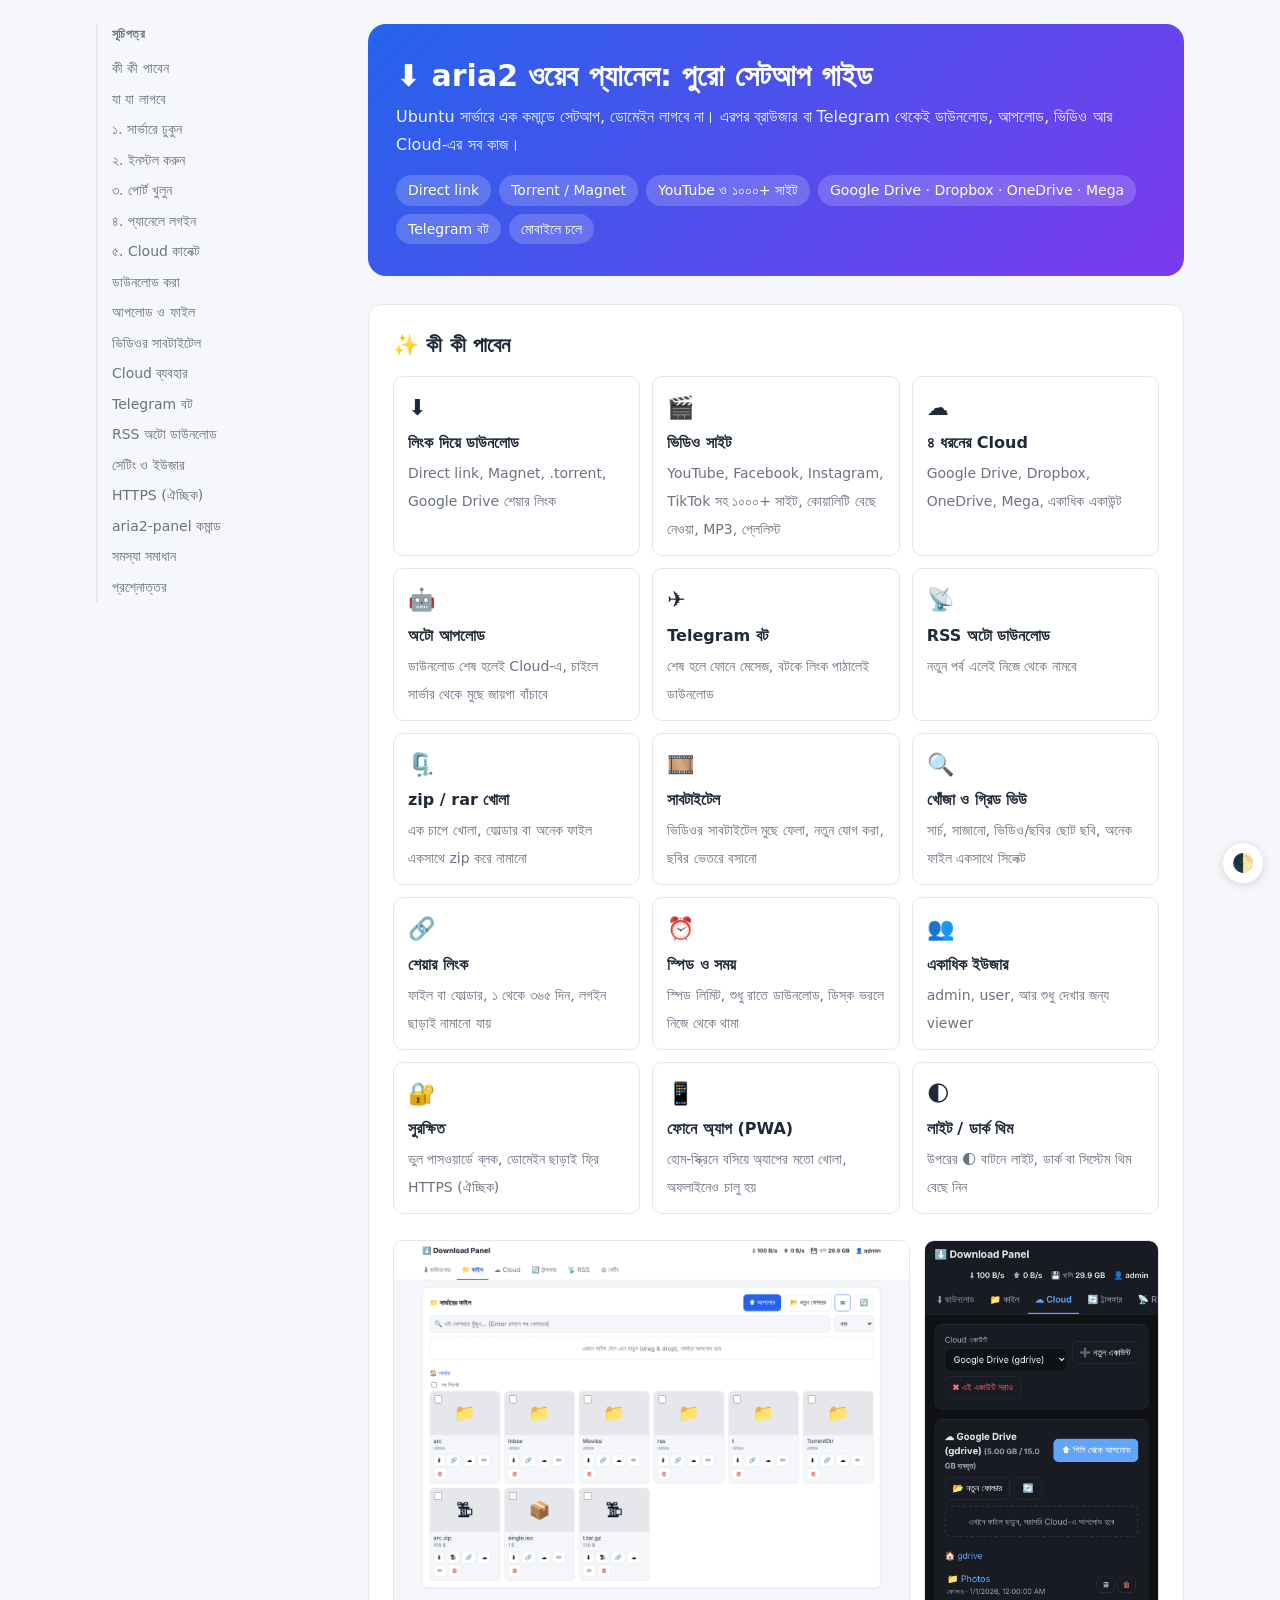
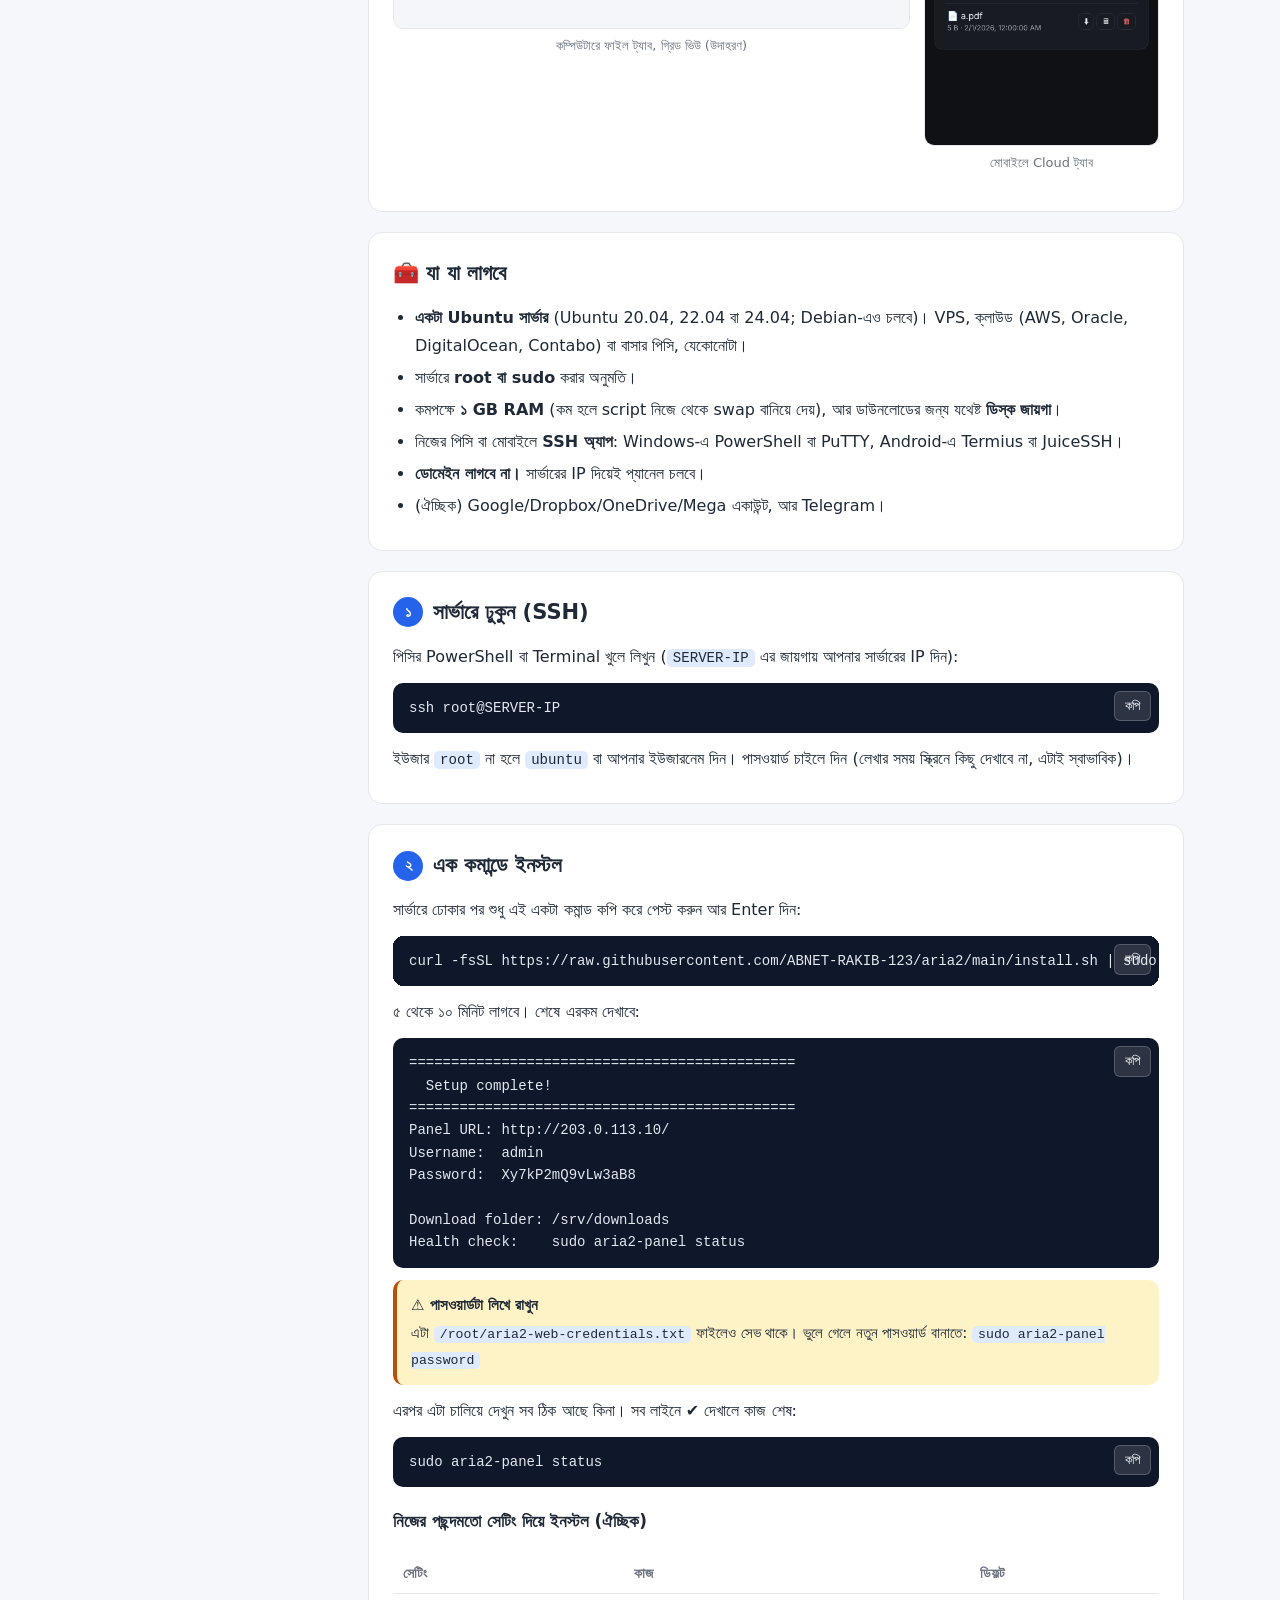
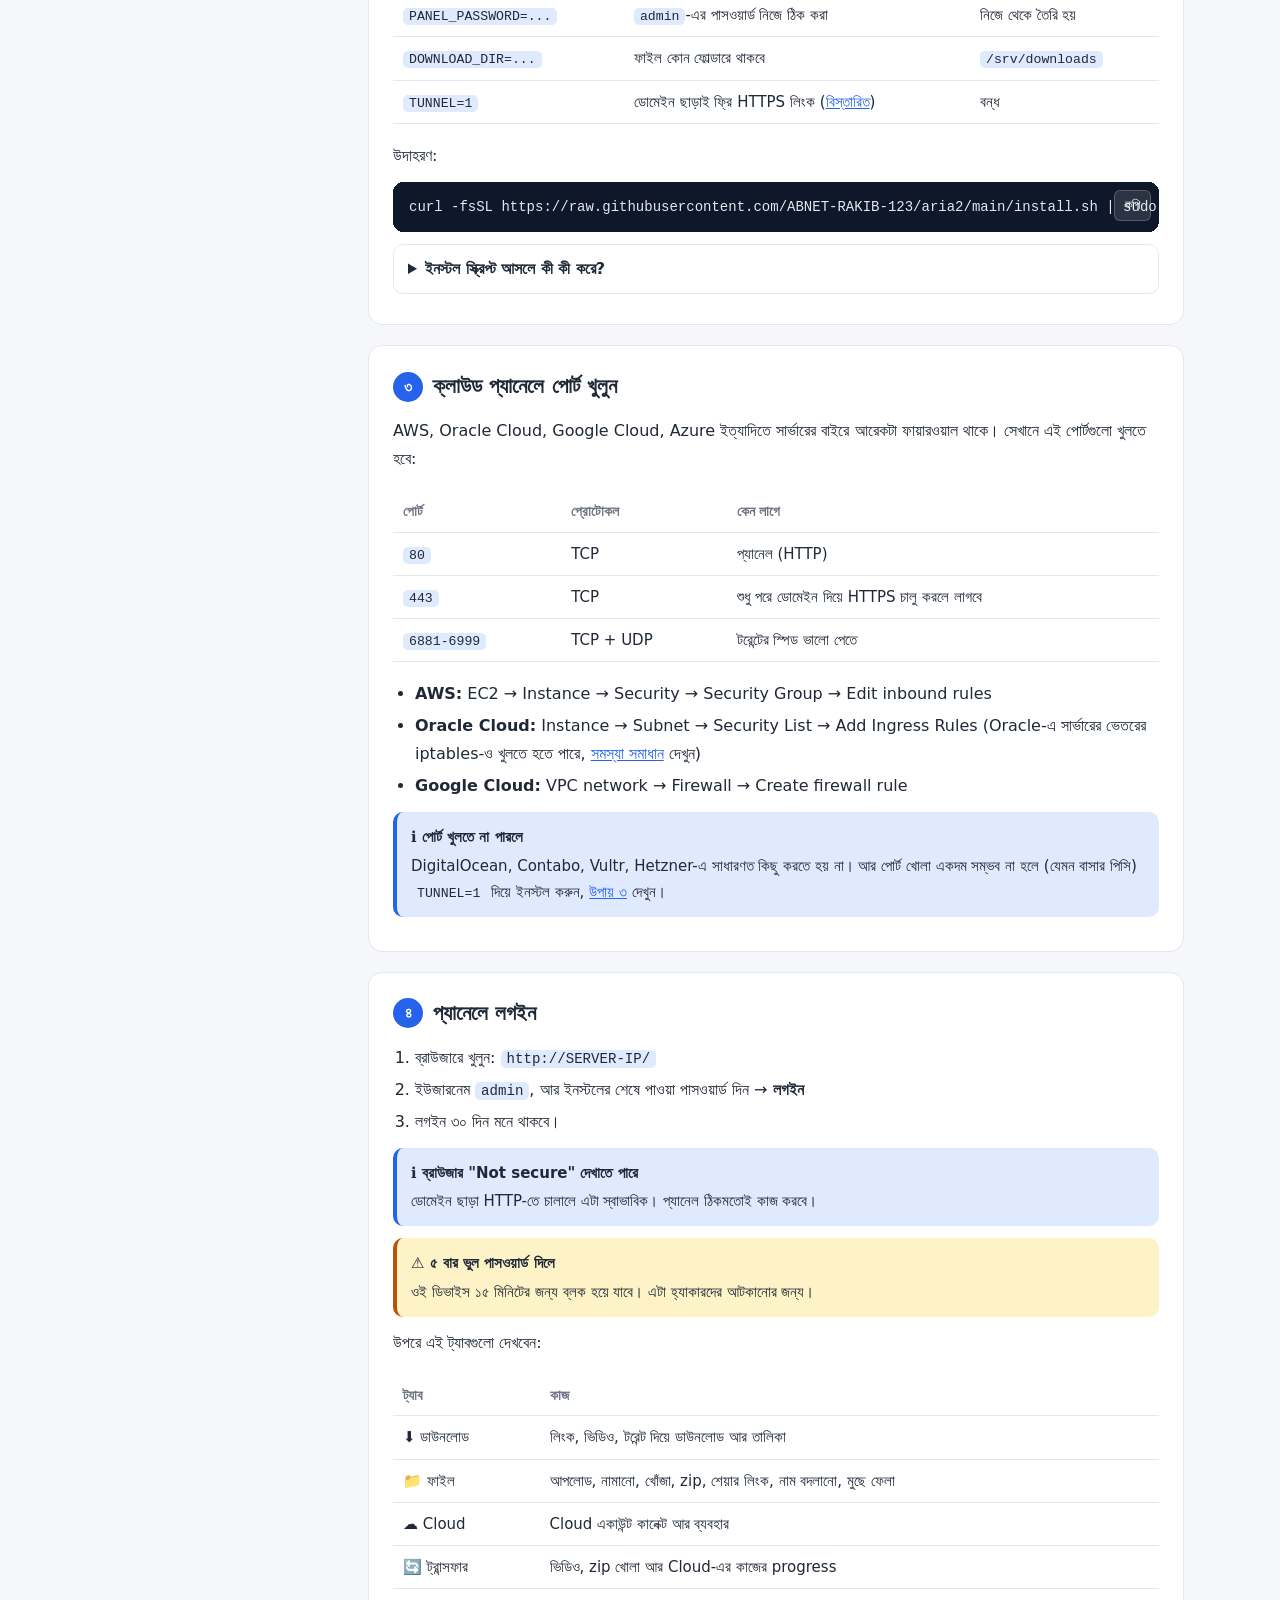
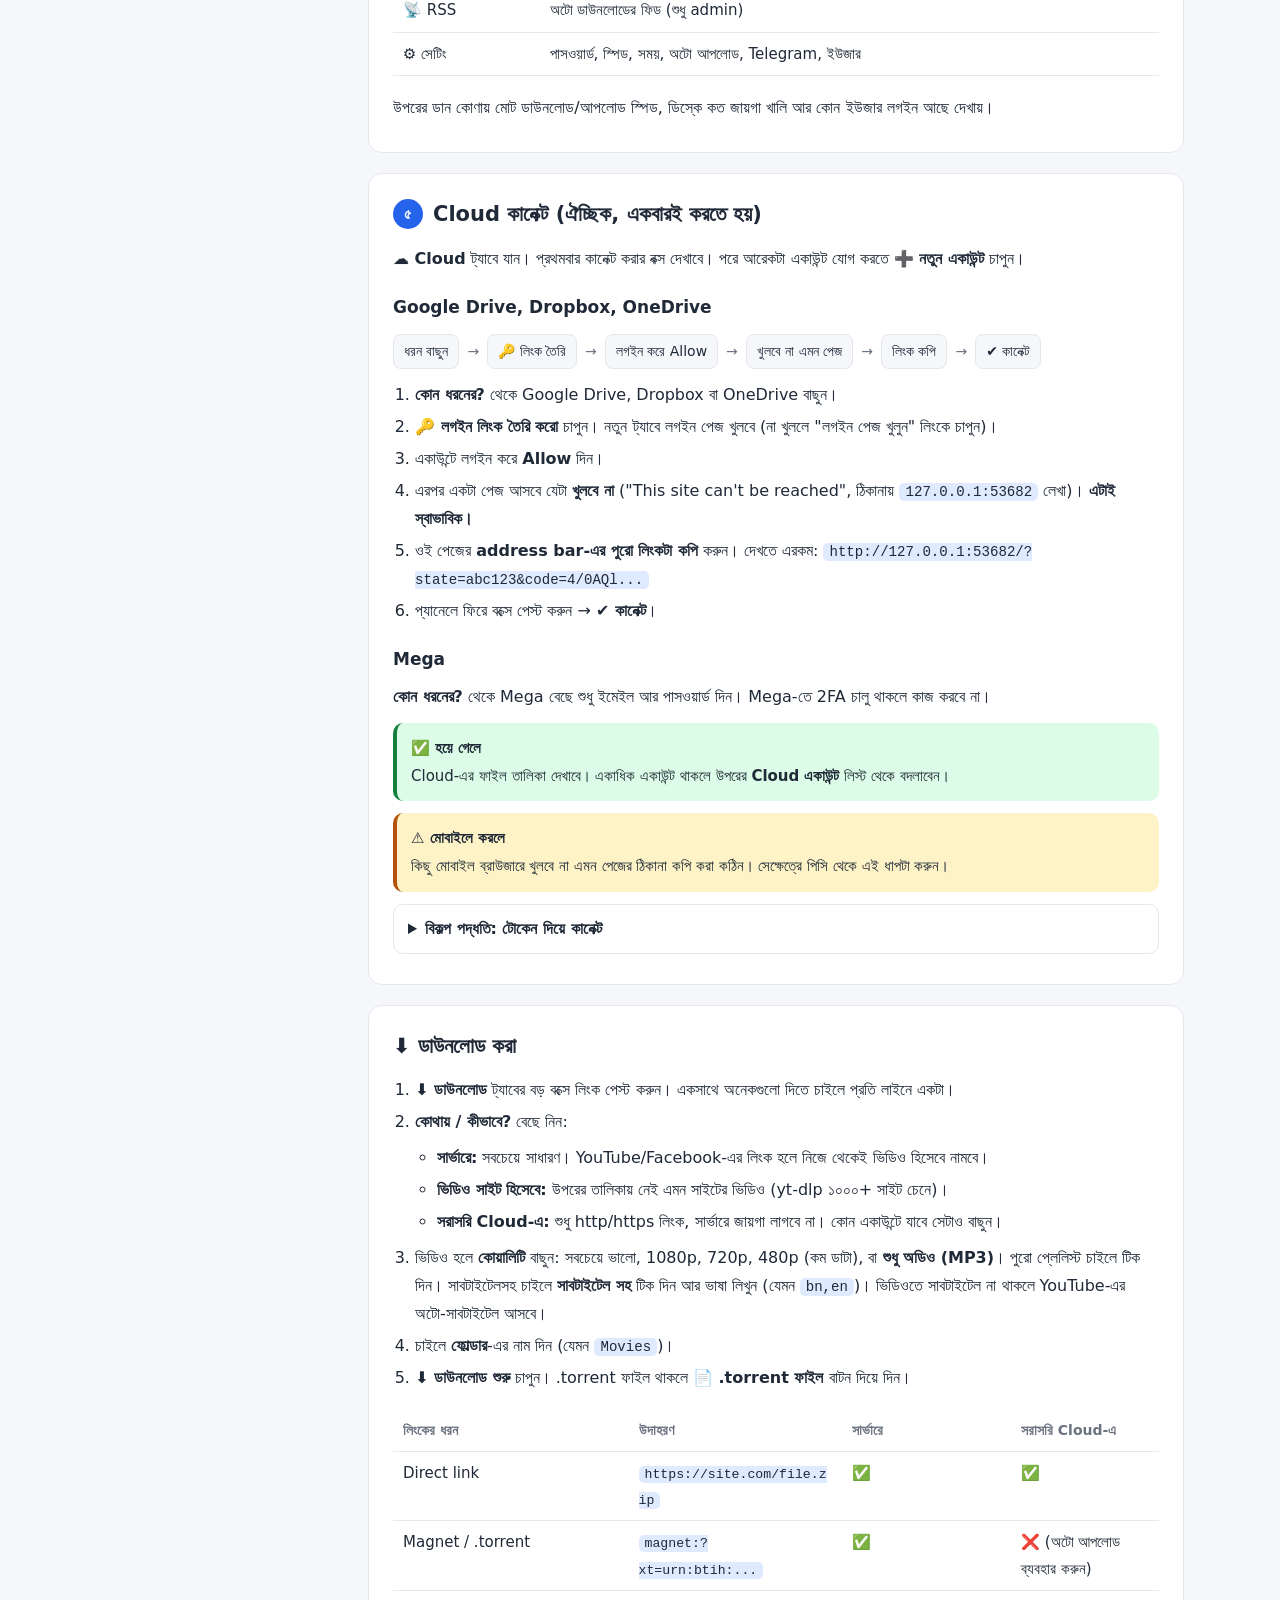
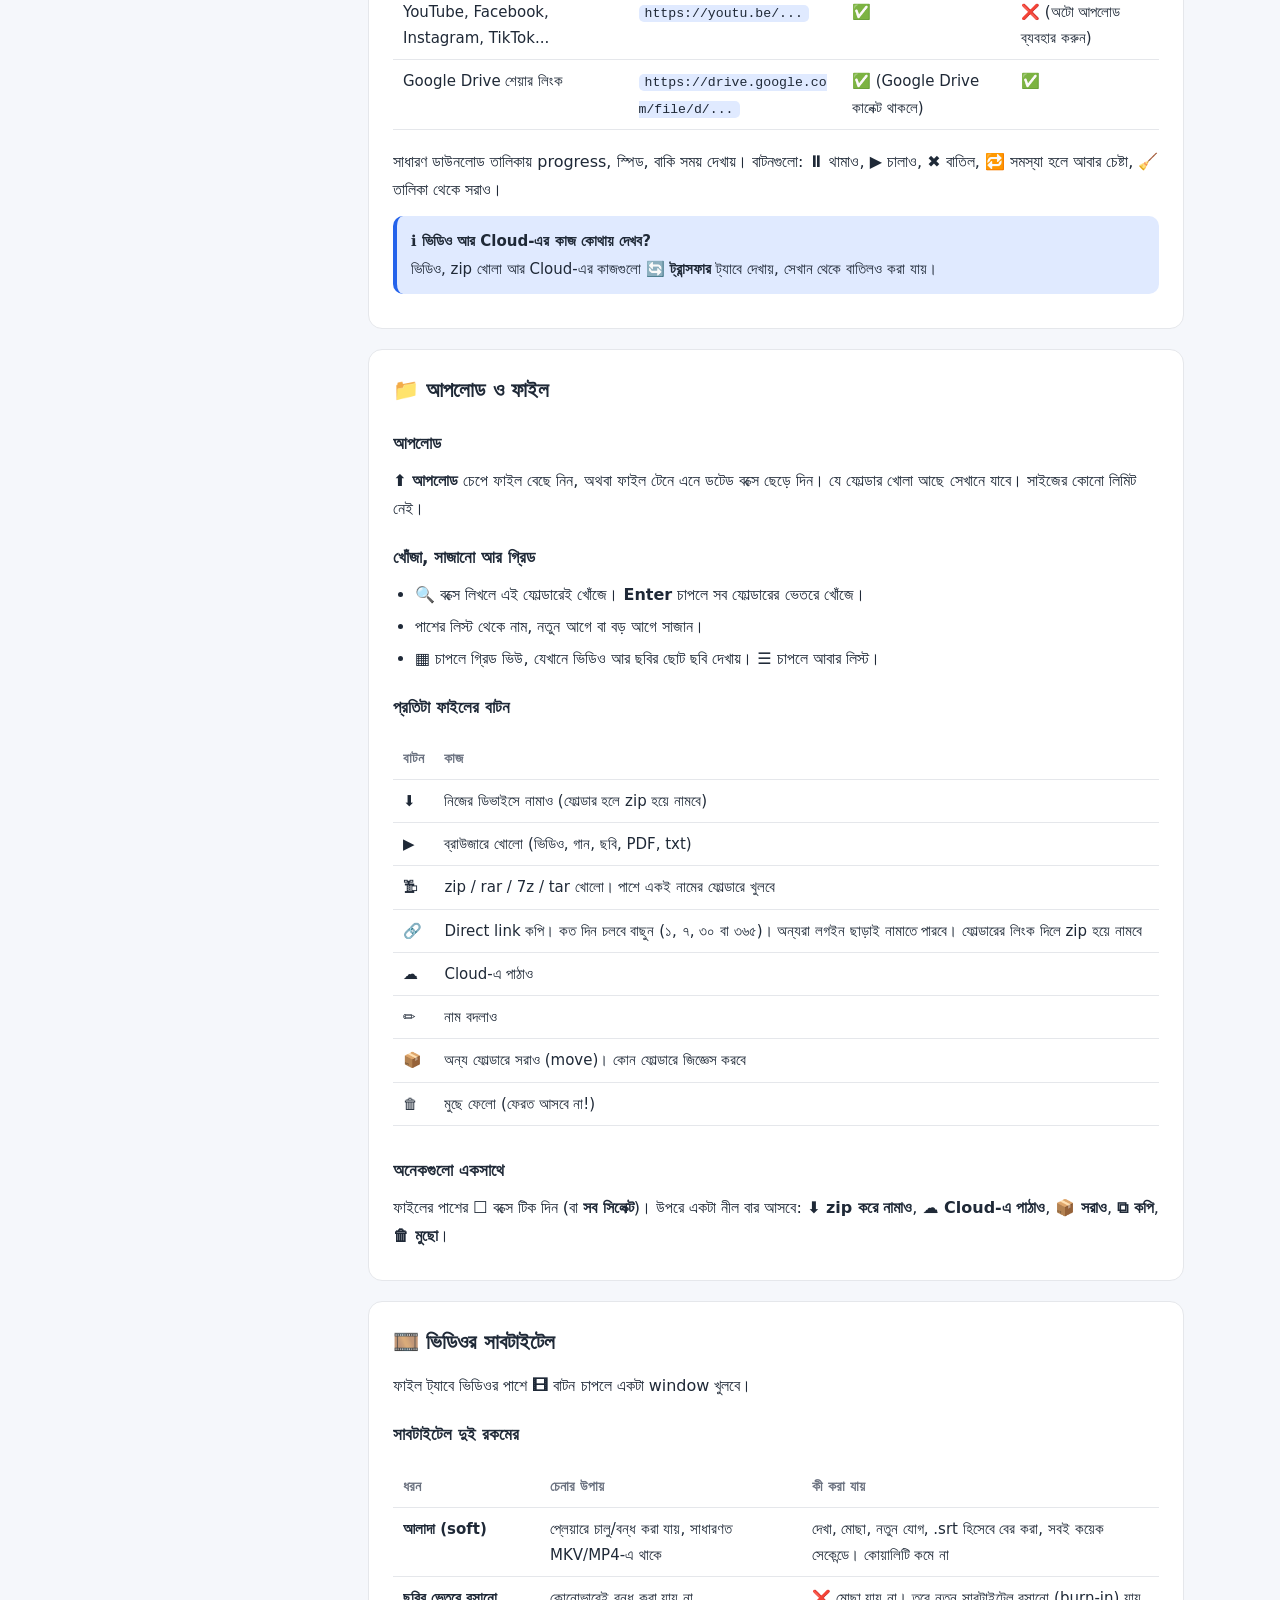
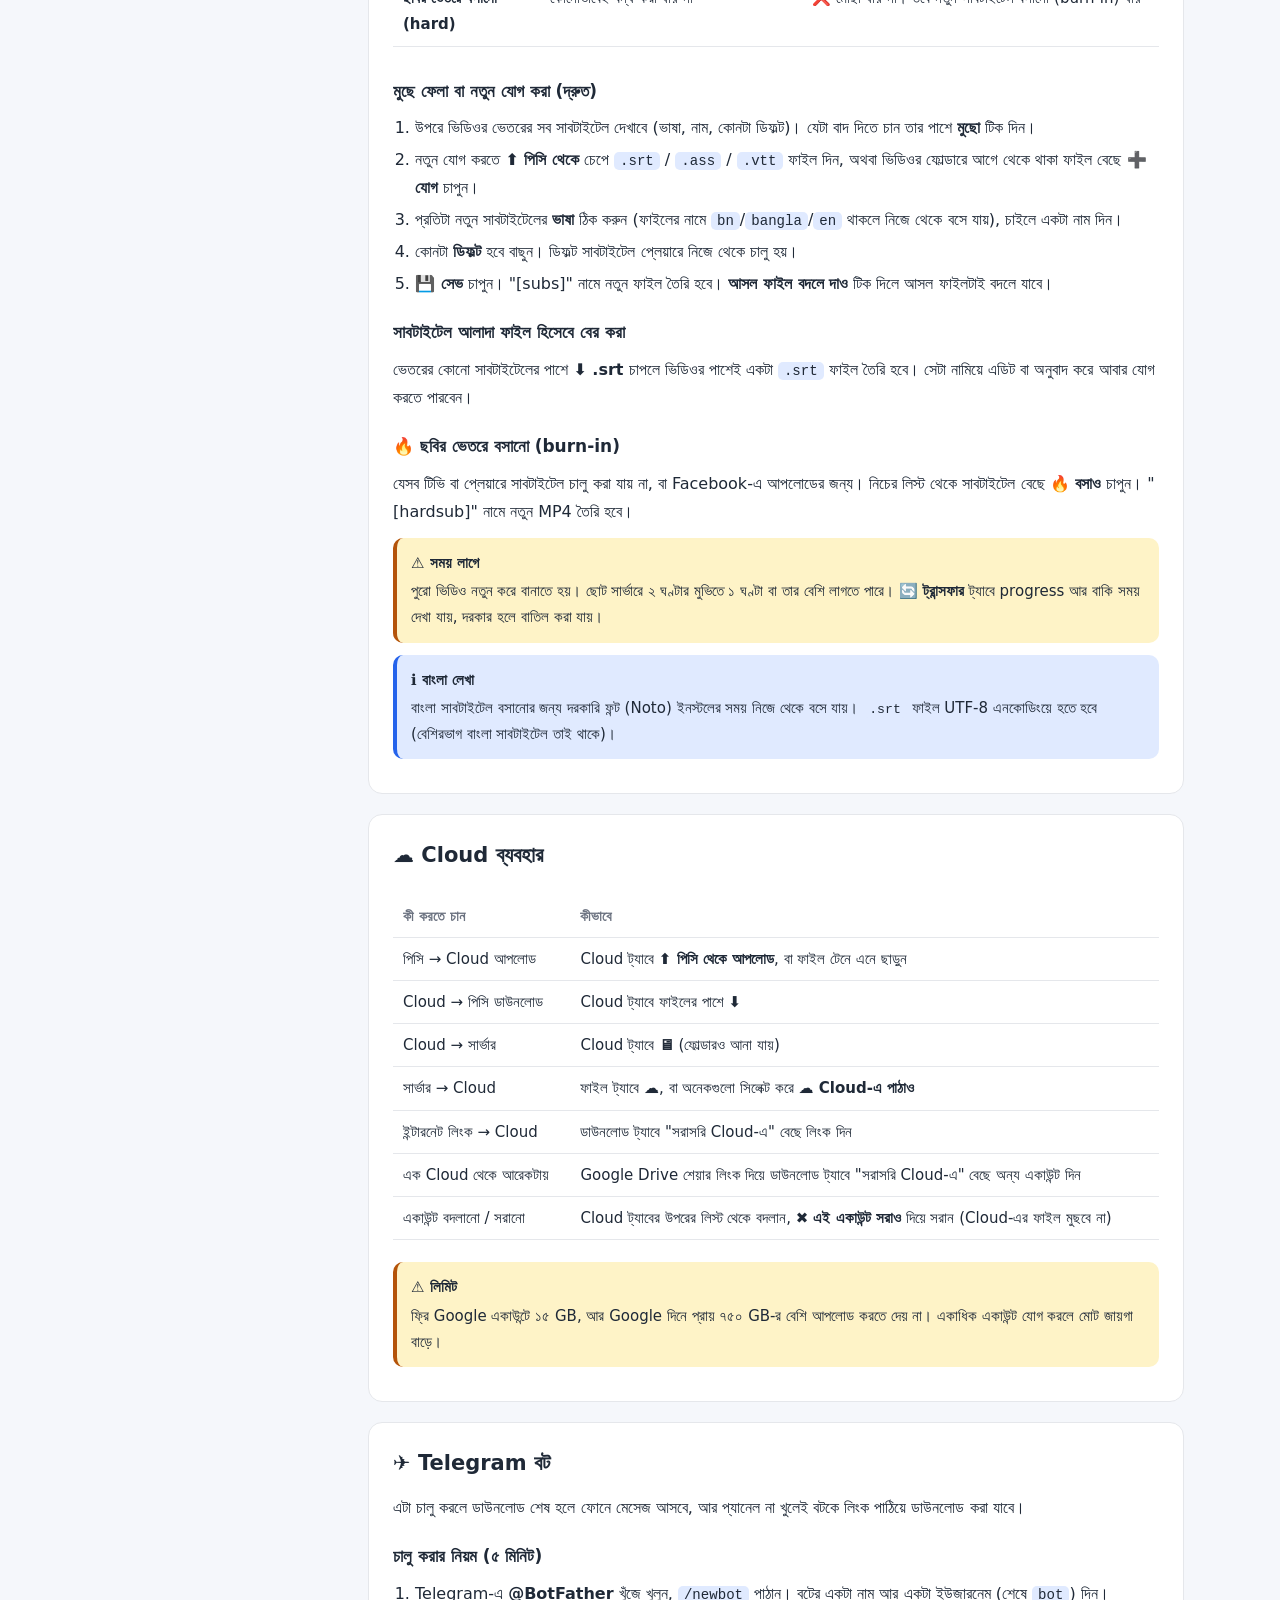
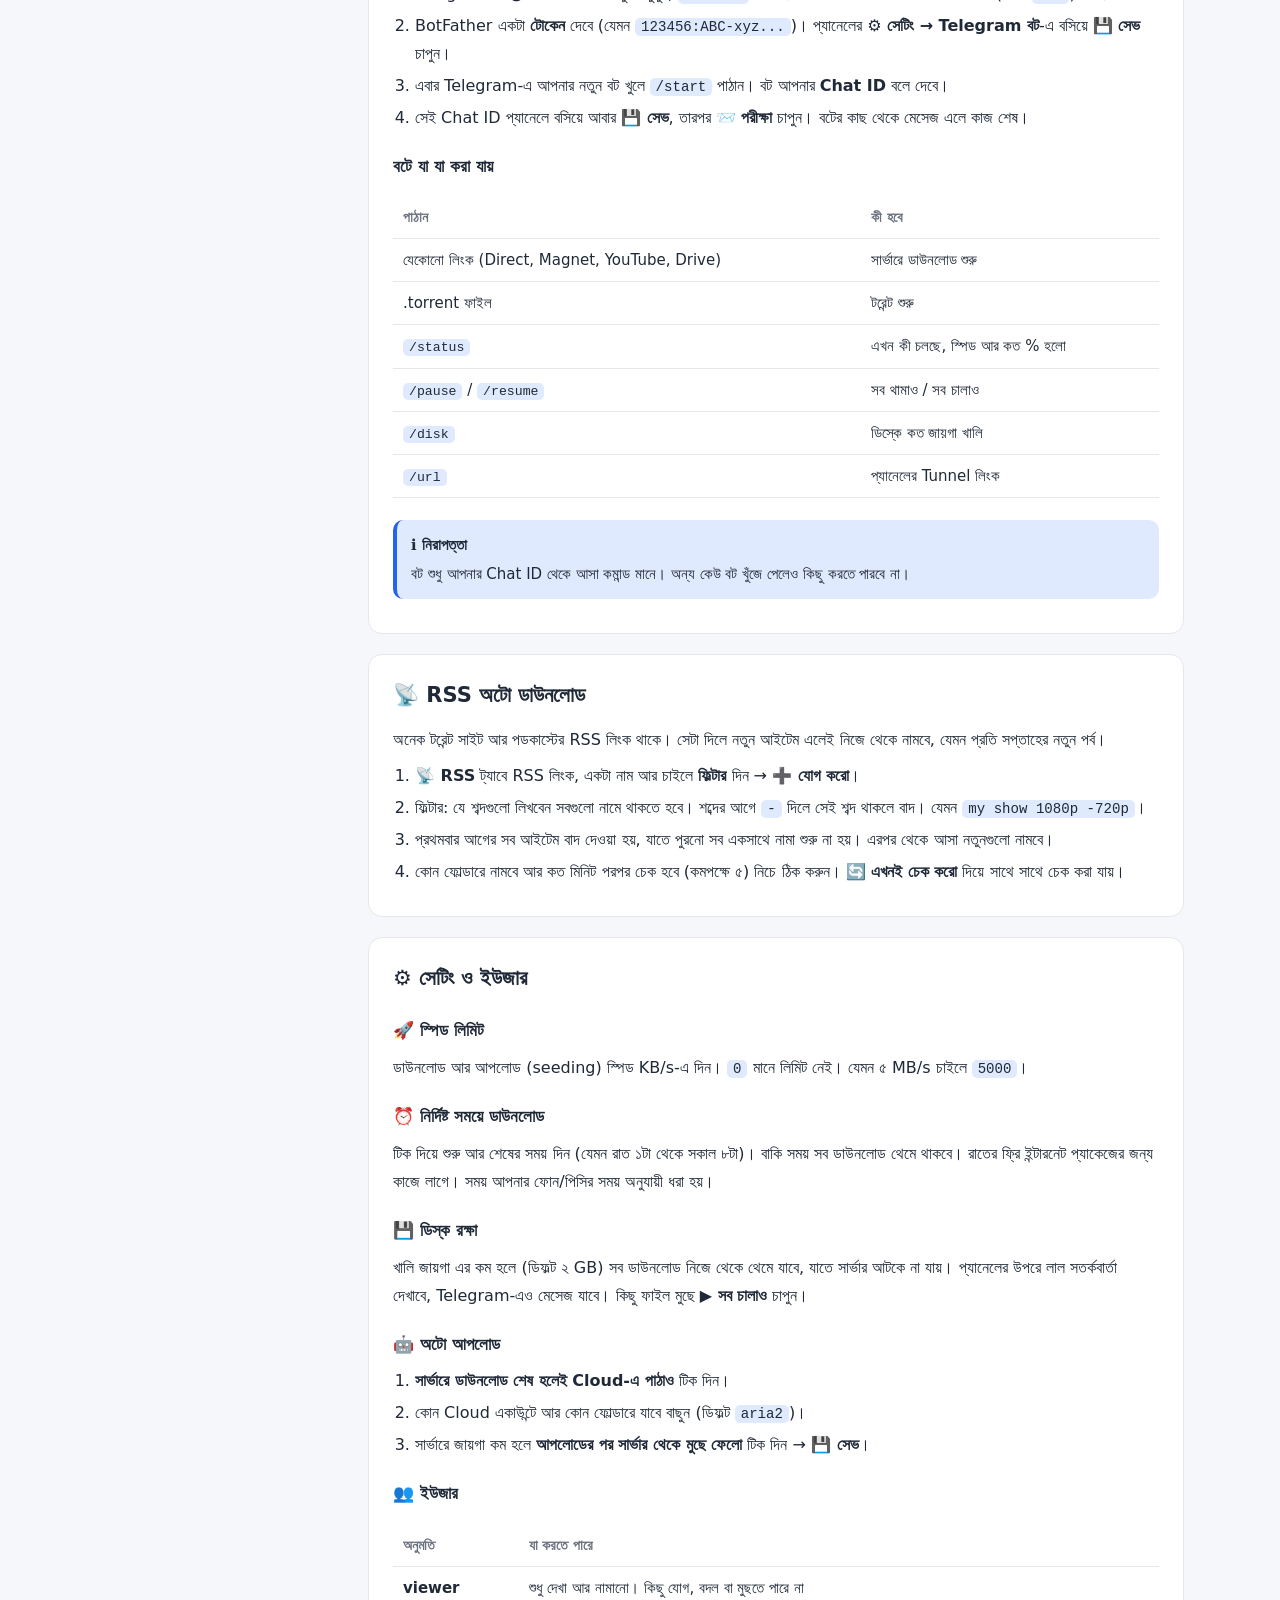
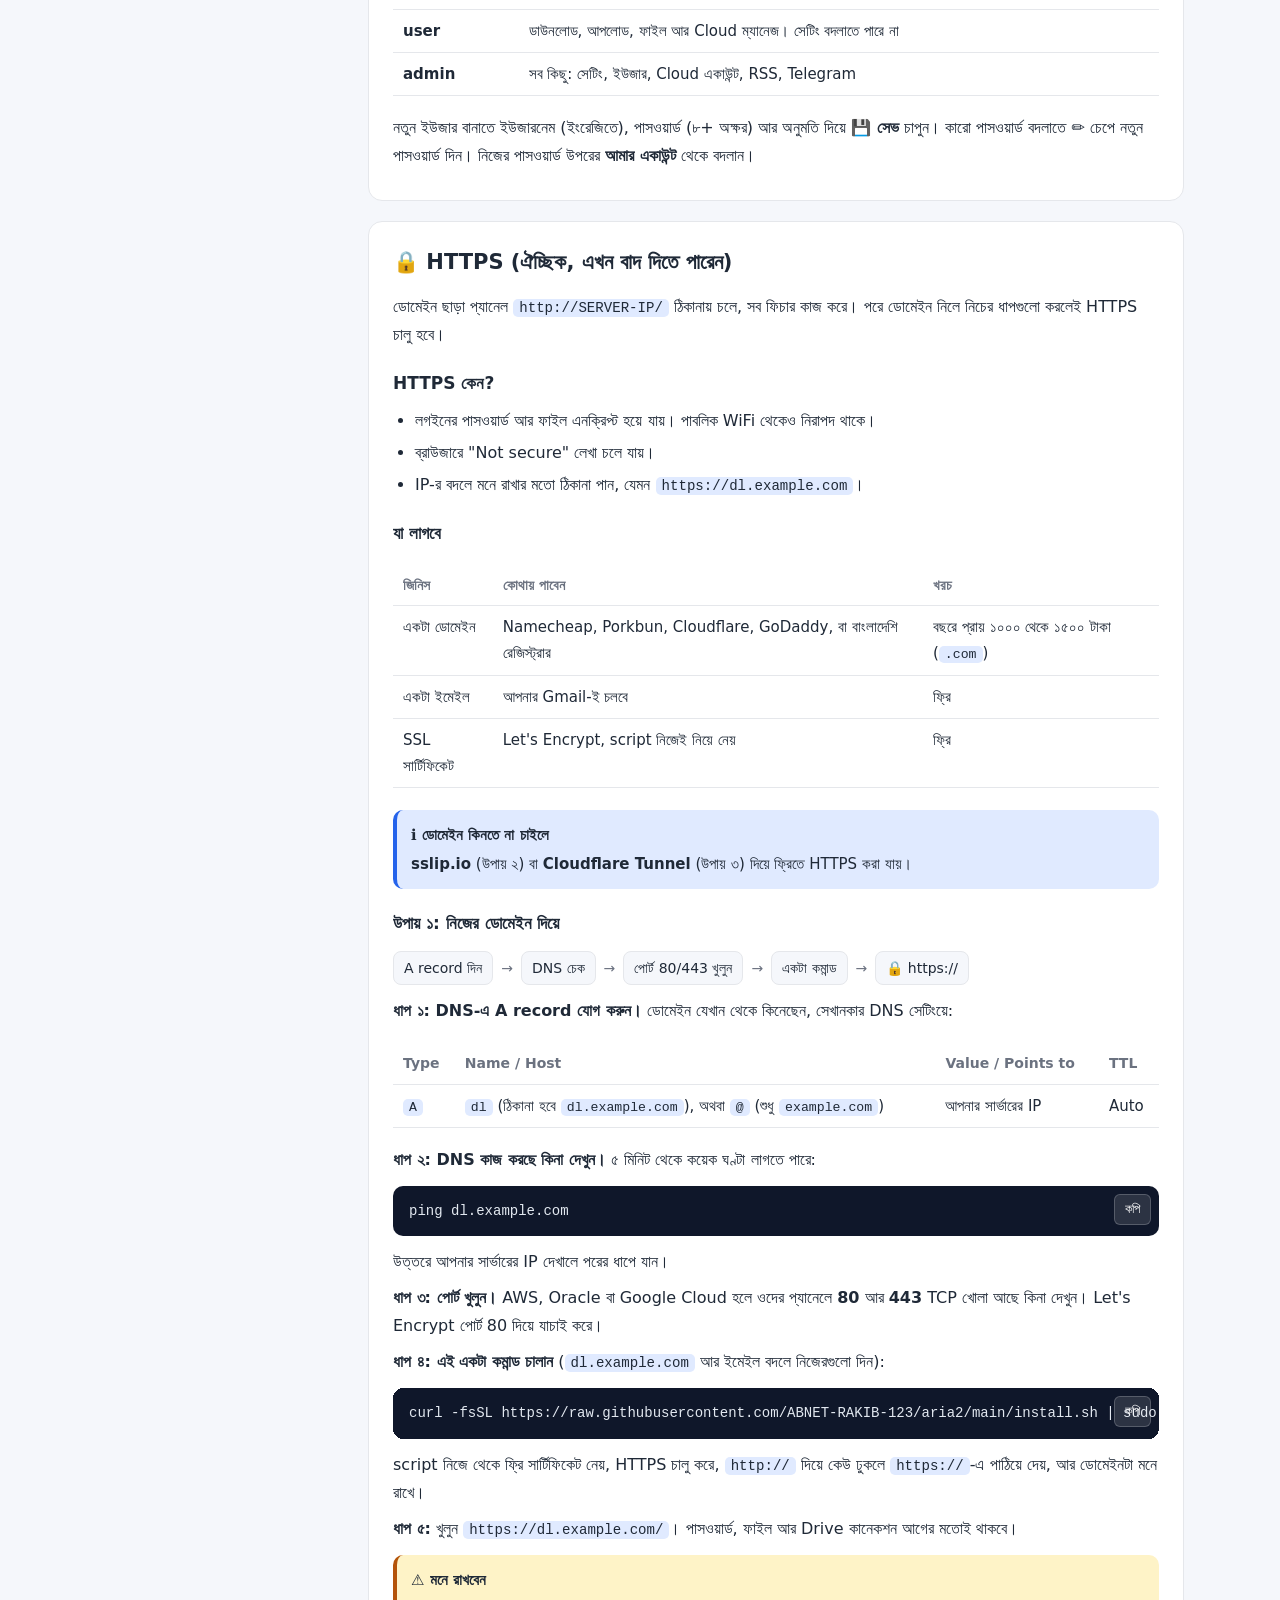
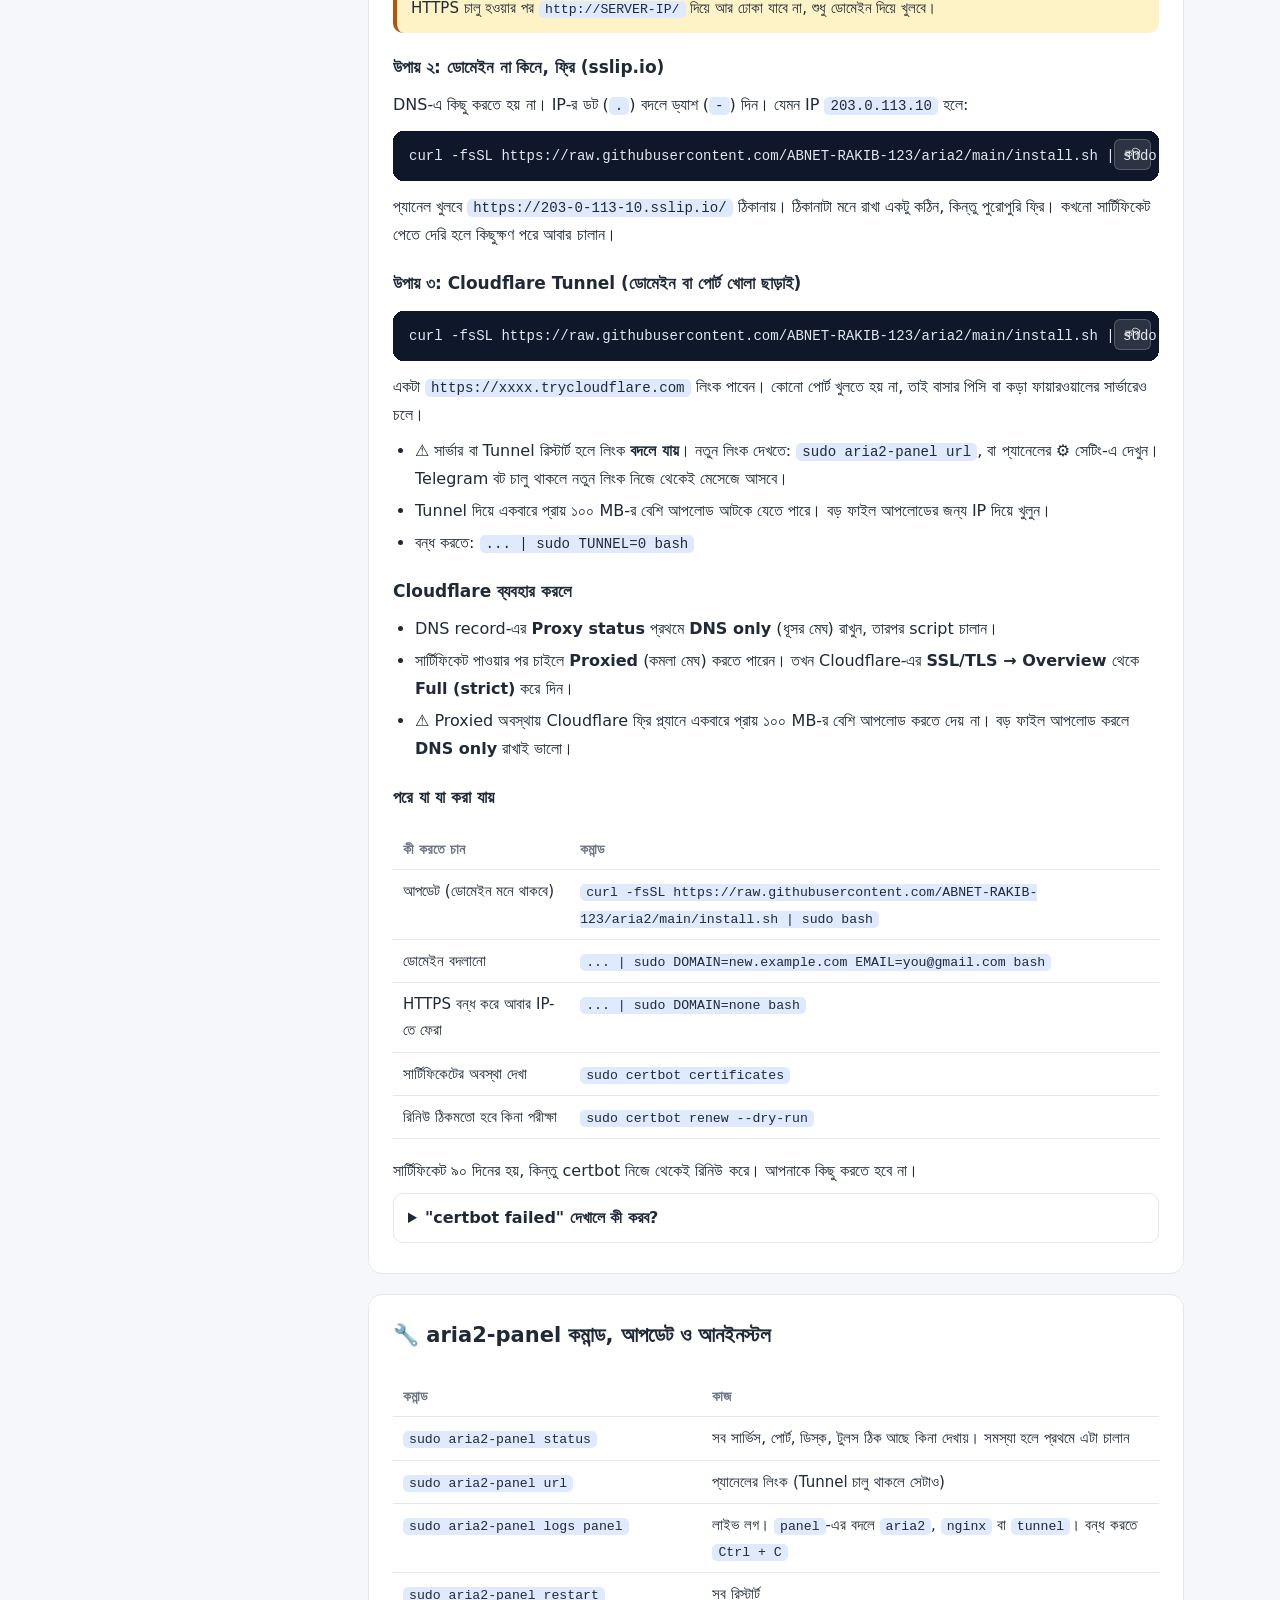
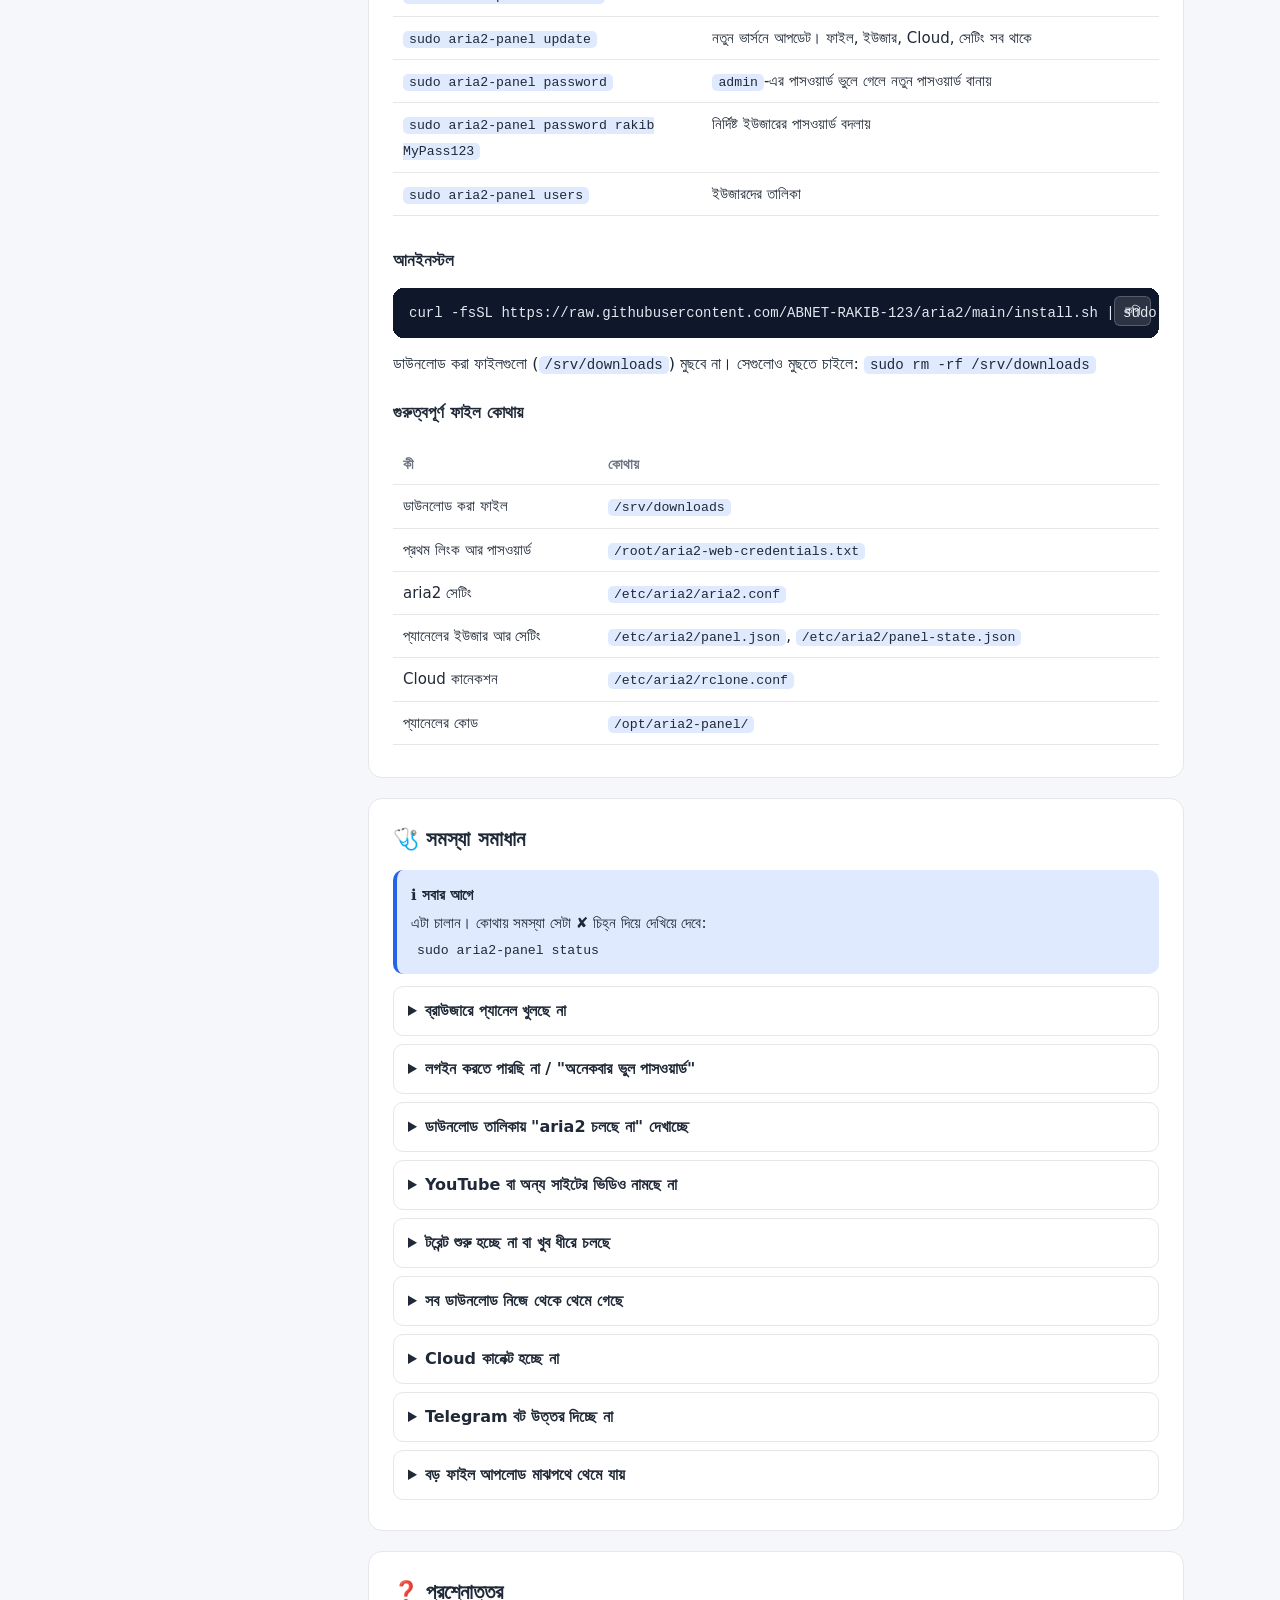
<file: docs/guide.html>
<!doctype html>
<html lang="bn">
<head>
<meta charset="utf-8">
<meta name="viewport" content="width=device-width, initial-scale=1">
<title>aria2 Setup Guide</title>
<meta name="description" content="Ubuntu সার্ভারে aria2 ওয়েব প্যানেল সেটআপ আর ব্যবহারের পুরো গাইড (বাংলা): ডাউনলোড, ভিডিও, Cloud, Telegram, RSS">
<style>
:root {
  --bg: #f5f7fb; --card: #ffffff; --text: #1f2937; --muted: #6b7280; --line: #e5e7eb;
  --accent: #2563eb; --accent-soft: #e0eaff; --code-bg: #0f172a; --code-text: #e2e8f0;
  --ok: #15803d; --ok-soft: #dcfce7; --warn: #b45309; --warn-soft: #fef3c7; --bad: #b91c1c; --bad-soft: #fee2e2;
}
@media (prefers-color-scheme: dark) {
  :root:not([data-theme="light"]) {
    --bg: #0d1017; --card: #161a23; --text: #e5e7eb; --muted: #9ca3af; --line: #272c38;
    --accent: #6ea8ff; --accent-soft: #1b2741; --code-bg: #0a0d14; --code-text: #e2e8f0;
    --ok: #4ade80; --ok-soft: #12291b; --warn: #fbbf24; --warn-soft: #2b2310; --bad: #f87171; --bad-soft: #2d1515;
  }
}
:root[data-theme="dark"] {
  --bg: #0d1017; --card: #161a23; --text: #e5e7eb; --muted: #9ca3af; --line: #272c38;
  --accent: #6ea8ff; --accent-soft: #1b2741; --code-bg: #0a0d14; --code-text: #e2e8f0;
  --ok: #4ade80; --ok-soft: #12291b; --warn: #fbbf24; --warn-soft: #2b2310; --bad: #f87171; --bad-soft: #2d1515;
}
* { box-sizing: border-box; }
html { scroll-behavior: smooth; scroll-padding-top: 16px; }
body { margin: 0; background: var(--bg); color: var(--text);
  font: 16px/1.75 "Noto Sans Bengali", "Hind Siliguri", system-ui, -apple-system, "Segoe UI", sans-serif; }
a { color: var(--accent); }
code { font-family: ui-monospace, "SFMono-Regular", Menlo, Consolas, monospace; font-size: .88em;
  background: var(--accent-soft); padding: 1px 6px; border-radius: 5px; word-break: break-word; }

.layout { max-width: 1120px; margin: 0 auto; padding: 24px 16px 64px; display: grid; grid-template-columns: 240px minmax(0, 1fr); gap: 32px; }
@media (max-width: 860px) { .layout { grid-template-columns: minmax(0, 1fr); } .toc { display: none; } }

.toc { position: sticky; top: 16px; align-self: start; max-height: calc(100vh - 32px); overflow: auto;
  font-size: 14px; border-left: 2px solid var(--line); padding-left: 14px; }
.toc b { display: block; margin-bottom: 8px; color: var(--muted); font-size: 12px; letter-spacing: .04em; }
.toc a { display: block; color: var(--muted); text-decoration: none; padding: 3px 0; }
.toc a:hover { color: var(--accent); }

.hero { background: linear-gradient(135deg, var(--accent), #7c3aed); color: #fff; border-radius: 18px; padding: 32px 28px; margin-bottom: 28px; }
.hero h1 { margin: 0 0 8px; font-size: 30px; line-height: 1.3; }
.hero p { margin: 0; opacity: .92; }
.hero .chips { display: flex; flex-wrap: wrap; gap: 8px; margin-top: 16px; }
.hero .chips span { background: rgba(255,255,255,.18); padding: 3px 12px; border-radius: 99px; font-size: 14px; }

section { background: var(--card); border: 1px solid var(--line); border-radius: 14px; padding: 22px 24px; margin-bottom: 20px; }
@media (max-width: 520px) { section { padding: 18px 16px; } .hero { padding: 24px 18px; } .hero h1 { font-size: 24px; } }
h2 { margin: 0 0 12px; font-size: 21px; display: flex; align-items: center; gap: 10px; }
h2 .num { background: var(--accent); color: #fff; width: 30px; height: 30px; border-radius: 50%; display: inline-flex;
  align-items: center; justify-content: center; font-size: 15px; flex: none; }
h3 { margin: 20px 0 6px; font-size: 17px; }
p { margin: 8px 0; }
ul, ol { padding-left: 22px; margin: 8px 0; }
li { margin: 4px 0; }

.code { position: relative; margin: 12px 0; }
.code pre { margin: 0; background: var(--code-bg); color: var(--code-text); border-radius: 10px; padding: 14px 16px; padding-right: 76px;
  overflow-x: auto; font: 14px/1.6 ui-monospace, "SFMono-Regular", Menlo, Consolas, monospace; }
.code button { position: absolute; top: 8px; right: 8px; background: rgba(255,255,255,.12); color: #fff; border: 1px solid rgba(255,255,255,.2);
  border-radius: 6px; padding: 3px 10px; font: inherit; font-size: 13px; cursor: pointer; }
.code button:hover { background: rgba(255,255,255,.22); }

.note { border-radius: 10px; padding: 12px 14px; margin: 12px 0; font-size: 15px; border-left: 4px solid; }
.note.info { background: var(--accent-soft); border-color: var(--accent); }
.note.ok { background: var(--ok-soft); border-color: var(--ok); }
.note.warn { background: var(--warn-soft); border-color: var(--warn); }
.note.bad { background: var(--bad-soft); border-color: var(--bad); }
.note b:first-child { display: block; margin-bottom: 2px; }

table { width: 100%; border-collapse: collapse; font-size: 15px; margin: 10px 0; }
th, td { text-align: left; padding: 8px 10px; border-bottom: 1px solid var(--line); vertical-align: top; }
th { color: var(--muted); font-weight: 600; font-size: 14px; }
.table-wrap { overflow-x: auto; }

.grid { display: grid; grid-template-columns: repeat(auto-fit, minmax(220px, 1fr)); gap: 12px; margin: 12px 0; }
.feature { border: 1px solid var(--line); border-radius: 10px; padding: 12px 14px; }
.feature .ic { font-size: 22px; }
.feature b { display: block; margin: 2px 0; }
.feature span { color: var(--muted); font-size: 14px; }

figure { margin: 14px 0; }
figure img { width: 100%; height: auto; border-radius: 10px; border: 1px solid var(--line); display: block; }
figcaption { color: var(--muted); font-size: 13px; margin-top: 6px; text-align: center; }
.shots { display: grid; grid-template-columns: 2.2fr 1fr; gap: 14px; align-items: start; }
@media (max-width: 640px) { .shots { grid-template-columns: 1fr; } }

.flow { display: flex; flex-wrap: wrap; gap: 8px; align-items: center; margin: 12px 0; font-size: 14px; }
.flow span { border: 1px solid var(--line); border-radius: 8px; padding: 4px 10px; background: var(--bg); }
.flow i { color: var(--muted); font-style: normal; }

details { border: 1px solid var(--line); border-radius: 10px; padding: 10px 14px; margin: 8px 0; }
details summary { cursor: pointer; font-weight: 600; }
details[open] summary { margin-bottom: 6px; }

.theme-btn { position: fixed; right: 16px; bottom: 16px; width: 42px; height: 42px; border-radius: 50%; border: 1px solid var(--line);
  background: var(--card); color: var(--text); font-size: 18px; cursor: pointer; box-shadow: 0 2px 8px rgba(0,0,0,.12); }
footer { text-align: center; color: var(--muted); font-size: 13px; margin-top: 28px; }
</style>
</head>
<body>
<div class="layout">

<nav class="toc">
  <b>সূচিপত্র</b>
  <a href="#what">কী কী পাবেন</a>
  <a href="#need">যা যা লাগবে</a>
  <a href="#ssh">১. সার্ভারে ঢুকুন</a>
  <a href="#install">২. ইনস্টল করুন</a>
  <a href="#cloud">৩. পোর্ট খুলুন</a>
  <a href="#login">৪. প্যানেলে লগইন</a>
  <a href="#drive">৫. Cloud কানেক্ট</a>
  <a href="#use-download">ডাউনলোড করা</a>
  <a href="#use-files">আপলোড ও ফাইল</a>
  <a href="#subtitles">ভিডিওর সাবটাইটেল</a>
  <a href="#use-drive">Cloud ব্যবহার</a>
  <a href="#telegram">Telegram বট</a>
  <a href="#rss">RSS অটো ডাউনলোড</a>
  <a href="#use-settings">সেটিং ও ইউজার</a>
  <a href="#https">HTTPS (ঐচ্ছিক)</a>
  <a href="#manage">aria2-panel কমান্ড</a>
  <a href="#trouble">সমস্যা সমাধান</a>
  <a href="#faq">প্রশ্নোত্তর</a>
</nav>

<main>
<header class="hero">
  <h1>⬇️ aria2 ওয়েব প্যানেল: পুরো সেটআপ গাইড</h1>
  <p>Ubuntu সার্ভারে এক কমান্ডে সেটআপ, ডোমেইন লাগবে না। এরপর ব্রাউজার বা Telegram থেকেই ডাউনলোড, আপলোড, ভিডিও আর Cloud-এর সব কাজ।</p>
  <div class="chips"><span>Direct link</span><span>Torrent / Magnet</span><span>YouTube ও ১০০০+ সাইট</span><span>Google Drive · Dropbox · OneDrive · Mega</span><span>Telegram বট</span><span>মোবাইলে চলে</span></div>
</header>

<section id="what">
  <h2>✨ কী কী পাবেন</h2>
  <div class="grid">
    <div class="feature"><div class="ic">⬇️</div><b>লিংক দিয়ে ডাউনলোড</b><span>Direct link, Magnet, .torrent, Google Drive শেয়ার লিংক</span></div>
    <div class="feature"><div class="ic">🎬</div><b>ভিডিও সাইট</b><span>YouTube, Facebook, Instagram, TikTok সহ ১০০০+ সাইট, কোয়ালিটি বেছে নেওয়া, MP3, প্লেলিস্ট</span></div>
    <div class="feature"><div class="ic">☁️</div><b>৪ ধরনের Cloud</b><span>Google Drive, Dropbox, OneDrive, Mega, একাধিক একাউন্ট</span></div>
    <div class="feature"><div class="ic">🤖</div><b>অটো আপলোড</b><span>ডাউনলোড শেষ হলেই Cloud-এ, চাইলে সার্ভার থেকে মুছে জায়গা বাঁচাবে</span></div>
    <div class="feature"><div class="ic">✈️</div><b>Telegram বট</b><span>শেষ হলে ফোনে মেসেজ, বটকে লিংক পাঠালেই ডাউনলোড</span></div>
    <div class="feature"><div class="ic">📡</div><b>RSS অটো ডাউনলোড</b><span>নতুন পর্ব এলেই নিজে থেকে নামবে</span></div>
    <div class="feature"><div class="ic">🗜️</div><b>zip / rar খোলা</b><span>এক চাপে খোলা, ফোল্ডার বা অনেক ফাইল একসাথে zip করে নামানো</span></div>
    <div class="feature"><div class="ic">🎞️</div><b>সাবটাইটেল</b><span>ভিডিওর সাবটাইটেল মুছে ফেলা, নতুন যোগ করা, ছবির ভেতরে বসানো</span></div>
    <div class="feature"><div class="ic">🔍</div><b>খোঁজা ও গ্রিড ভিউ</b><span>সার্চ, সাজানো, ভিডিও/ছবির ছোট ছবি, অনেক ফাইল একসাথে সিলেক্ট</span></div>
    <div class="feature"><div class="ic">🔗</div><b>শেয়ার লিংক</b><span>ফাইল বা ফোল্ডার, ১ থেকে ৩৬৫ দিন, লগইন ছাড়াই নামানো যায়</span></div>
    <div class="feature"><div class="ic">⏰</div><b>স্পিড ও সময়</b><span>স্পিড লিমিট, শুধু রাতে ডাউনলোড, ডিস্ক ভরলে নিজে থেকে থামা</span></div>
    <div class="feature"><div class="ic">👥</div><b>একাধিক ইউজার</b><span>admin, user, আর শুধু দেখার জন্য viewer</span></div>
    <div class="feature"><div class="ic">🔐</div><b>সুরক্ষিত</b><span>ভুল পাসওয়ার্ডে ব্লক, ডোমেইন ছাড়াই ফ্রি HTTPS (ঐচ্ছিক)</span></div>
    <div class="feature"><div class="ic">📱</div><b>ফোনে অ্যাপ (PWA)</b><span>হোম-স্ক্রিনে বসিয়ে অ্যাপের মতো খোলা, অফলাইনেও চালু হয়</span></div>
    <div class="feature"><div class="ic">🌓</div><b>লাইট / ডার্ক থিম</b><span>উপরের 🌓 বাটনে লাইট, ডার্ক বা সিস্টেম থিম বেছে নিন</span></div>
  </div>
  <div class="shots">
    <figure><img src="[data-uri]" alt="কম্পিউটারে প্যানেলের ফাইল ট্যাব, গ্রিড ভিউ"><figcaption>কম্পিউটারে ফাইল ট্যাব, গ্রিড ভিউ (উদাহরণ)</figcaption></figure>
    <figure><img src="[data-uri]" alt="মোবাইলে Cloud ট্যাব, dark mode"><figcaption>মোবাইলে Cloud ট্যাব</figcaption></figure>
  </div>
</section>

<section id="need">
  <h2>🧰 যা যা লাগবে</h2>
  <ul>
    <li><b>একটা Ubuntu সার্ভার</b> (Ubuntu 20.04, 22.04 বা 24.04; Debian-এও চলবে)। VPS, ক্লাউড (AWS, Oracle, DigitalOcean, Contabo) বা বাসার পিসি, যেকোনোটা।</li>
    <li>সার্ভারে <b>root বা sudo</b> করার অনুমতি।</li>
    <li>কমপক্ষে <b>১ GB RAM</b> (কম হলে script নিজে থেকে swap বানিয়ে দেয়), আর ডাউনলোডের জন্য যথেষ্ট <b>ডিস্ক জায়গা</b>।</li>
    <li>নিজের পিসি বা মোবাইলে <b>SSH অ্যাপ</b>: Windows-এ PowerShell বা PuTTY, Android-এ Termius বা JuiceSSH।</li>
    <li><b>ডোমেইন লাগবে না।</b> সার্ভারের IP দিয়েই প্যানেল চলবে।</li>
    <li>(ঐচ্ছিক) Google/Dropbox/OneDrive/Mega একাউন্ট, আর Telegram।</li>
  </ul>
</section>

<section id="ssh">
  <h2><span class="num">১</span> সার্ভারে ঢুকুন (SSH)</h2>
  <p>পিসির PowerShell বা Terminal খুলে লিখুন (<code>SERVER-IP</code> এর জায়গায় আপনার সার্ভারের IP দিন):</p>
  <div class="code"><pre>ssh root@SERVER-IP</pre></div>
  <p>ইউজার <code>root</code> না হলে <code>ubuntu</code> বা আপনার ইউজারনেম দিন। পাসওয়ার্ড চাইলে দিন (লেখার সময় স্ক্রিনে কিছু দেখাবে না, এটাই স্বাভাবিক)।</p>
</section>

<section id="install">
  <h2><span class="num">২</span> এক কমান্ডে ইনস্টল</h2>
  <p>সার্ভারে ঢোকার পর শুধু এই একটা কমান্ড কপি করে পেস্ট করুন আর Enter দিন:</p>
  <div class="code"><pre>curl -fsSL https://raw.githubusercontent.com/ABNET-RAKIB-123/aria2/main/install.sh | sudo bash</pre></div>
  <p>৫ থেকে ১০ মিনিট লাগবে। শেষে এরকম দেখাবে:</p>
  <div class="code"><pre>==============================================
  Setup complete!
==============================================
Panel URL: http://203.0.113.10/
Username:  admin
Password:  Xy7kP2mQ9vLw3aB8

Download folder: /srv/downloads
Health check:    sudo aria2-panel status</pre></div>
  <div class="note warn"><b>⚠️ পাসওয়ার্ডটা লিখে রাখুন</b>এটা <code>/root/aria2-web-credentials.txt</code> ফাইলেও সেভ থাকে। ভুলে গেলে নতুন পাসওয়ার্ড বানাতে: <code>sudo aria2-panel password</code></div>
  <p>এরপর এটা চালিয়ে দেখুন সব ঠিক আছে কিনা। সব লাইনে ✔ দেখালে কাজ শেষ:</p>
  <div class="code"><pre>sudo aria2-panel status</pre></div>

  <h3>নিজের পছন্দমতো সেটিং দিয়ে ইনস্টল (ঐচ্ছিক)</h3>
  <div class="table-wrap"><table>
    <tr><th>সেটিং</th><th>কাজ</th><th>ডিফল্ট</th></tr>
    <tr><td><code>PANEL_PASSWORD=...</code></td><td><code>admin</code>-এর পাসওয়ার্ড নিজে ঠিক করা</td><td>নিজে থেকে তৈরি হয়</td></tr>
    <tr><td><code>DOWNLOAD_DIR=...</code></td><td>ফাইল কোন ফোল্ডারে থাকবে</td><td><code>/srv/downloads</code></td></tr>
    <tr><td><code>TUNNEL=1</code></td><td>ডোমেইন ছাড়াই ফ্রি HTTPS লিংক (<a href="#https">বিস্তারিত</a>)</td><td>বন্ধ</td></tr>
  </table></div>
  <p>উদাহরণ:</p>
  <div class="code"><pre>curl -fsSL https://raw.githubusercontent.com/ABNET-RAKIB-123/aria2/main/install.sh | sudo PANEL_PASSWORD='MyStrongPass123' DOWNLOAD_DIR=/data bash</pre></div>

  <details><summary>ইনস্টল স্ক্রিপ্ট আসলে কী কী করে?</summary>
    <ol>
      <li>aria2, nginx, Python, rclone, yt-dlp, ffmpeg, 7-Zip ইনস্টল করে</li>
      <li><code>aria2</code> নামে আলাদা একটা ইউজার বানায় (নিরাপত্তার জন্য)</li>
      <li>aria2 কনফিগার করে: ১৬ কানেকশন, রিস্টার্টের পরেও ডাউনলোড চালু থাকা, টরেন্টের জন্য ভালো tracker</li>
      <li>ওয়েব প্যানেল বসায় আর nginx দিয়ে পোর্ট 80-তে চালু করে</li>
      <li>RAM ২ GB-র কম হলে ২ GB swap বানায়, আর নিজে থেকে সিকিউরিটি আপডেট চালু করে</li>
      <li>প্রতি সপ্তাহে tracker তালিকা আর yt-dlp আপডেট করার ব্যবস্থা করে</li>
      <li><code>aria2-panel</code> কমান্ড বসায়, আর ufw ফায়ারওয়ালে দরকারি পোর্টের নিয়ম যোগ করে</li>
    </ol>
  </details>
</section>

<section id="cloud">
  <h2><span class="num">৩</span> ক্লাউড প্যানেলে পোর্ট খুলুন</h2>
  <p>AWS, Oracle Cloud, Google Cloud, Azure ইত্যাদিতে সার্ভারের বাইরে আরেকটা ফায়ারওয়াল থাকে। সেখানে এই পোর্টগুলো খুলতে হবে:</p>
  <div class="table-wrap"><table>
    <tr><th>পোর্ট</th><th>প্রোটোকল</th><th>কেন লাগে</th></tr>
    <tr><td><code>80</code></td><td>TCP</td><td>প্যানেল (HTTP)</td></tr>
    <tr><td><code>443</code></td><td>TCP</td><td>শুধু পরে ডোমেইন দিয়ে HTTPS চালু করলে লাগবে</td></tr>
    <tr><td><code>6881-6999</code></td><td>TCP + UDP</td><td>টরেন্টের স্পিড ভালো পেতে</td></tr>
  </table></div>
  <ul>
    <li><b>AWS:</b> EC2 → Instance → Security → Security Group → Edit inbound rules</li>
    <li><b>Oracle Cloud:</b> Instance → Subnet → Security List → Add Ingress Rules (Oracle-এ সার্ভারের ভেতরের iptables-ও খুলতে হতে পারে, <a href="#trouble">সমস্যা সমাধান</a> দেখুন)</li>
    <li><b>Google Cloud:</b> VPC network → Firewall → Create firewall rule</li>
  </ul>
  <div class="note info"><b>ℹ️ পোর্ট খুলতে না পারলে</b>DigitalOcean, Contabo, Vultr, Hetzner-এ সাধারণত কিছু করতে হয় না। আর পোর্ট খোলা একদম সম্ভব না হলে (যেমন বাসার পিসি) <code>TUNNEL=1</code> দিয়ে ইনস্টল করুন, <a href="#https">উপায় ৩</a> দেখুন।</div>
</section>

<section id="login">
  <h2><span class="num">৪</span> প্যানেলে লগইন</h2>
  <ol>
    <li>ব্রাউজারে খুলুন: <code>http://SERVER-IP/</code></li>
    <li>ইউজারনেম <code>admin</code>, আর ইনস্টলের শেষে পাওয়া পাসওয়ার্ড দিন → <b>লগইন</b></li>
    <li>লগইন ৩০ দিন মনে থাকবে।</li>
  </ol>
  <div class="note info"><b>ℹ️ ব্রাউজার "Not secure" দেখাতে পারে</b>ডোমেইন ছাড়া HTTP-তে চালালে এটা স্বাভাবিক। প্যানেল ঠিকমতোই কাজ করবে।</div>
  <div class="note warn"><b>⚠️ ৫ বার ভুল পাসওয়ার্ড দিলে</b>ওই ডিভাইস ১৫ মিনিটের জন্য ব্লক হয়ে যাবে। এটা হ্যাকারদের আটকানোর জন্য।</div>
  <p>উপরে এই ট্যাবগুলো দেখবেন:</p>
  <div class="table-wrap"><table>
    <tr><th>ট্যাব</th><th>কাজ</th></tr>
    <tr><td>⬇ ডাউনলোড</td><td>লিংক, ভিডিও, টরেন্ট দিয়ে ডাউনলোড আর তালিকা</td></tr>
    <tr><td>📁 ফাইল</td><td>আপলোড, নামানো, খোঁজা, zip, শেয়ার লিংক, নাম বদলানো, মুছে ফেলা</td></tr>
    <tr><td>☁ Cloud</td><td>Cloud একাউন্ট কানেক্ট আর ব্যবহার</td></tr>
    <tr><td>🔄 ট্রান্সফার</td><td>ভিডিও, zip খোলা আর Cloud-এর কাজের progress</td></tr>
    <tr><td>📡 RSS</td><td>অটো ডাউনলোডের ফিড (শুধু admin)</td></tr>
    <tr><td>⚙ সেটিং</td><td>পাসওয়ার্ড, স্পিড, সময়, অটো আপলোড, Telegram, ইউজার</td></tr>
  </table></div>
  <p>উপরের ডান কোণায় মোট ডাউনলোড/আপলোড স্পিড, ডিস্কে কত জায়গা খালি আর কোন ইউজার লগইন আছে দেখায়।</p>
</section>

<section id="drive">
  <h2><span class="num">৫</span> Cloud কানেক্ট (ঐচ্ছিক, একবারই করতে হয়)</h2>
  <p><b>☁ Cloud</b> ট্যাবে যান। প্রথমবার কানেক্ট করার বক্স দেখাবে। পরে আরেকটা একাউন্ট যোগ করতে <b>➕ নতুন একাউন্ট</b> চাপুন।</p>
  <h3>Google Drive, Dropbox, OneDrive</h3>
  <div class="flow"><span>ধরন বাছুন</span><i>→</i><span>🔑 লিংক তৈরি</span><i>→</i><span>লগইন করে Allow</span><i>→</i><span>খুলবে না এমন পেজ</span><i>→</i><span>লিংক কপি</span><i>→</i><span>✔ কানেক্ট</span></div>
  <ol>
    <li><b>কোন ধরনের?</b> থেকে Google Drive, Dropbox বা OneDrive বাছুন।</li>
    <li><b>🔑 লগইন লিংক তৈরি করো</b> চাপুন। নতুন ট্যাবে লগইন পেজ খুলবে (না খুললে "লগইন পেজ খুলুন" লিংকে চাপুন)।</li>
    <li>একাউন্টে লগইন করে <b>Allow</b> দিন।</li>
    <li>এরপর একটা পেজ আসবে যেটা <b>খুলবে না</b> ("This site can't be reached", ঠিকানায় <code>127.0.0.1:53682</code> লেখা)। <b>এটাই স্বাভাবিক।</b></li>
    <li>ওই পেজের <b>address bar-এর পুরো লিংকটা কপি</b> করুন। দেখতে এরকম: <code>http://127.0.0.1:53682/?state=abc123&amp;code=4/0AQl...</code></li>
    <li>প্যানেলে ফিরে বক্সে পেস্ট করুন → <b>✔ কানেক্ট</b>।</li>
  </ol>
  <h3>Mega</h3>
  <p><b>কোন ধরনের?</b> থেকে Mega বেছে শুধু ইমেইল আর পাসওয়ার্ড দিন। Mega-তে 2FA চালু থাকলে কাজ করবে না।</p>
  <div class="note ok"><b>✅ হয়ে গেলে</b>Cloud-এর ফাইল তালিকা দেখাবে। একাধিক একাউন্ট থাকলে উপরের <b>Cloud একাউন্ট</b> লিস্ট থেকে বদলাবেন।</div>
  <div class="note warn"><b>⚠️ মোবাইলে করলে</b>কিছু মোবাইল ব্রাউজারে খুলবে না এমন পেজের ঠিকানা কপি করা কঠিন। সেক্ষেত্রে পিসি থেকে এই ধাপটা করুন।</div>
  <details><summary>বিকল্প পদ্ধতি: টোকেন দিয়ে কানেক্ট</summary>
    <ol>
      <li>নিজের পিসিতে rclone নামান: <a href="https://rclone.org/downloads/" target="_blank" rel="noopener">rclone.org/downloads</a></li>
      <li>পিসির CMD/Terminal-এ চালান: <code>rclone authorize "drive"</code> (Dropbox হলে <code>"dropbox"</code>, OneDrive হলে <code>"onedrive"</code>)</li>
      <li>ব্রাউজারে লগইন করে Allow দিন।</li>
      <li>Terminal-এ <code>---&gt;</code> আর <code>&lt;---End paste</code>-এর মাঝের লেখা কপি করুন।</li>
      <li>প্যানেলে <b>বিকল্প: টোকেন দিয়ে কানেক্ট</b> খুলে পেস্ট করুন → <b>✔ কানেক্ট</b>।</li>
    </ol>
  </details>
</section>

<section id="use-download">
  <h2>⬇️ ডাউনলোড করা</h2>
  <ol>
    <li><b>⬇ ডাউনলোড</b> ট্যাবের বড় বক্সে লিংক পেস্ট করুন। একসাথে অনেকগুলো দিতে চাইলে প্রতি লাইনে একটা।</li>
    <li><b>কোথায় / কীভাবে?</b> বেছে নিন:
      <ul>
        <li><b>সার্ভারে:</b> সবচেয়ে সাধারণ। YouTube/Facebook-এর লিংক হলে নিজে থেকেই ভিডিও হিসেবে নামবে।</li>
        <li><b>ভিডিও সাইট হিসেবে:</b> উপরের তালিকায় নেই এমন সাইটের ভিডিও (yt-dlp ১০০০+ সাইট চেনে)।</li>
        <li><b>সরাসরি Cloud-এ:</b> শুধু http/https লিংক, সার্ভারে জায়গা লাগবে না। কোন একাউন্টে যাবে সেটাও বাছুন।</li>
      </ul></li>
    <li>ভিডিও হলে <b>কোয়ালিটি</b> বাছুন: সবচেয়ে ভালো, 1080p, 720p, 480p (কম ডাটা), বা <b>শুধু অডিও (MP3)</b>। পুরো প্লেলিস্ট চাইলে টিক দিন।
      সাবটাইটেলসহ চাইলে <b>সাবটাইটেল সহ</b> টিক দিন আর ভাষা লিখুন (যেমন <code>bn,en</code>)। ভিডিওতে সাবটাইটেল না থাকলে YouTube-এর অটো-সাবটাইটেল আসবে।</li>
    <li>চাইলে <b>ফোল্ডার</b>-এর নাম দিন (যেমন <code>Movies</code>)।</li>
    <li><b>⬇ ডাউনলোড শুরু</b> চাপুন। .torrent ফাইল থাকলে <b>📄 .torrent ফাইল</b> বাটন দিয়ে দিন।</li>
  </ol>
  <div class="table-wrap"><table>
    <tr><th>লিংকের ধরন</th><th>উদাহরণ</th><th>সার্ভারে</th><th>সরাসরি Cloud-এ</th></tr>
    <tr><td>Direct link</td><td><code>https://site.com/file.zip</code></td><td>✅</td><td>✅</td></tr>
    <tr><td>Magnet / .torrent</td><td><code>magnet:?xt=urn:btih:...</code></td><td>✅</td><td>❌ (অটো আপলোড ব্যবহার করুন)</td></tr>
    <tr><td>YouTube, Facebook, Instagram, TikTok...</td><td><code>https://youtu.be/...</code></td><td>✅</td><td>❌ (অটো আপলোড ব্যবহার করুন)</td></tr>
    <tr><td>Google Drive শেয়ার লিংক</td><td><code>https://drive.google.com/file/d/...</code></td><td>✅ (Google Drive কানেক্ট থাকলে)</td><td>✅</td></tr>
  </table></div>
  <p>সাধারণ ডাউনলোড তালিকায় progress, স্পিড, বাকি সময় দেখায়। বাটনগুলো: <b>⏸</b> থামাও, <b>▶</b> চালাও, <b>✖</b> বাতিল, <b>🔁</b> সমস্যা হলে আবার চেষ্টা, <b>🧹</b> তালিকা থেকে সরাও।</p>
  <div class="note info"><b>ℹ️ ভিডিও আর Cloud-এর কাজ কোথায় দেখব?</b>ভিডিও, zip খোলা আর Cloud-এর কাজগুলো <b>🔄 ট্রান্সফার</b> ট্যাবে দেখায়, সেখান থেকে বাতিলও করা যায়।</div>
</section>

<section id="use-files">
  <h2>📁 আপলোড ও ফাইল</h2>
  <h3>আপলোড</h3>
  <p><b>⬆ আপলোড</b> চেপে ফাইল বেছে নিন, অথবা ফাইল টেনে এনে ডটেড বক্সে ছেড়ে দিন। যে ফোল্ডার খোলা আছে সেখানে যাবে। সাইজের কোনো লিমিট নেই।</p>
  <h3>খোঁজা, সাজানো আর গ্রিড</h3>
  <ul>
    <li>🔍 বক্সে লিখলে এই ফোল্ডারেই খোঁজে। <b>Enter</b> চাপলে সব ফোল্ডারের ভেতরে খোঁজে।</li>
    <li>পাশের লিস্ট থেকে নাম, নতুন আগে বা বড় আগে সাজান।</li>
    <li><b>▦</b> চাপলে গ্রিড ভিউ, যেখানে ভিডিও আর ছবির ছোট ছবি দেখায়। <b>☰</b> চাপলে আবার লিস্ট।</li>
  </ul>
  <h3>প্রতিটা ফাইলের বাটন</h3>
  <div class="table-wrap"><table>
    <tr><th>বাটন</th><th>কাজ</th></tr>
    <tr><td>⬇</td><td>নিজের ডিভাইসে নামাও (ফোল্ডার হলে zip হয়ে নামবে)</td></tr>
    <tr><td>▶</td><td>ব্রাউজারে খোলো (ভিডিও, গান, ছবি, PDF, txt)</td></tr>
    <tr><td>🗜</td><td>zip / rar / 7z / tar খোলো। পাশে একই নামের ফোল্ডারে খুলবে</td></tr>
    <tr><td>🔗</td><td>Direct link কপি। কত দিন চলবে বাছুন (১, ৭, ৩০ বা ৩৬৫)। অন্যরা লগইন ছাড়াই নামাতে পারবে। ফোল্ডারের লিংক দিলে zip হয়ে নামবে</td></tr>
    <tr><td>☁</td><td>Cloud-এ পাঠাও</td></tr>
    <tr><td>✏</td><td>নাম বদলাও</td></tr>
    <tr><td>📦</td><td>অন্য ফোল্ডারে সরাও (move)। কোন ফোল্ডারে জিজ্ঞেস করবে</td></tr>
    <tr><td>🗑</td><td>মুছে ফেলো (ফেরত আসবে না!)</td></tr>
  </table></div>
  <h3>অনেকগুলো একসাথে</h3>
  <p>ফাইলের পাশের ☐ বক্সে টিক দিন (বা <b>সব সিলেক্ট</b>)। উপরে একটা নীল বার আসবে: <b>⬇ zip করে নামাও</b>, <b>☁ Cloud-এ পাঠাও</b>, <b>📦 সরাও</b>, <b>⧉ কপি</b>, <b>🗑 মুছো</b>।</p>
</section>

<section id="subtitles">
  <h2>🎞️ ভিডিওর সাবটাইটেল</h2>
  <p>ফাইল ট্যাবে ভিডিওর পাশে <b>🎞</b> বাটন চাপলে একটা window খুলবে।</p>
  <h3>সাবটাইটেল দুই রকমের</h3>
  <div class="table-wrap"><table>
    <tr><th>ধরন</th><th>চেনার উপায়</th><th>কী করা যায়</th></tr>
    <tr><td><b>আলাদা (soft)</b></td><td>প্লেয়ারে চালু/বন্ধ করা যায়, সাধারণত MKV/MP4-এ থাকে</td><td>দেখা, মোছা, নতুন যোগ, .srt হিসেবে বের করা, সবই কয়েক সেকেন্ডে। কোয়ালিটি কমে না</td></tr>
    <tr><td><b>ছবির ভেতরে বসানো (hard)</b></td><td>কোনোভাবেই বন্ধ করা যায় না</td><td>❌ মোছা যায় না। তবে নতুন সাবটাইটেল বসানো (burn-in) যায়</td></tr>
  </table></div>
  <h3>মুছে ফেলা বা নতুন যোগ করা (দ্রুত)</h3>
  <ol>
    <li>উপরে ভিডিওর ভেতরের সব সাবটাইটেল দেখাবে (ভাষা, নাম, কোনটা ডিফল্ট)। যেটা বাদ দিতে চান তার পাশে <b>মুছো</b> টিক দিন।</li>
    <li>নতুন যোগ করতে <b>⬆ পিসি থেকে</b> চেপে <code>.srt</code> / <code>.ass</code> / <code>.vtt</code> ফাইল দিন, অথবা ভিডিওর ফোল্ডারে আগে থেকে থাকা ফাইল বেছে <b>➕ যোগ</b> চাপুন।</li>
    <li>প্রতিটা নতুন সাবটাইটেলের <b>ভাষা</b> ঠিক করুন (ফাইলের নামে <code>bn</code>/<code>bangla</code>/<code>en</code> থাকলে নিজে থেকে বসে যায়), চাইলে একটা নাম দিন।</li>
    <li>কোনটা <b>ডিফল্ট</b> হবে বাছুন। ডিফল্ট সাবটাইটেল প্লেয়ারে নিজে থেকে চালু হয়।</li>
    <li><b>💾 সেভ</b> চাপুন। "[subs]" নামে নতুন ফাইল তৈরি হবে। <b>আসল ফাইল বদলে দাও</b> টিক দিলে আসল ফাইলটাই বদলে যাবে।</li>
  </ol>
  <h3>সাবটাইটেল আলাদা ফাইল হিসেবে বের করা</h3>
  <p>ভেতরের কোনো সাবটাইটেলের পাশে <b>⬇ .srt</b> চাপলে ভিডিওর পাশেই একটা <code>.srt</code> ফাইল তৈরি হবে। সেটা নামিয়ে এডিট বা অনুবাদ করে আবার যোগ করতে পারবেন।</p>
  <h3>🔥 ছবির ভেতরে বসানো (burn-in)</h3>
  <p>যেসব টিভি বা প্লেয়ারে সাবটাইটেল চালু করা যায় না, বা Facebook-এ আপলোডের জন্য। নিচের লিস্ট থেকে সাবটাইটেল বেছে <b>🔥 বসাও</b> চাপুন। "[hardsub]" নামে নতুন MP4 তৈরি হবে।</p>
  <div class="note warn"><b>⚠️ সময় লাগে</b>পুরো ভিডিও নতুন করে বানাতে হয়। ছোট সার্ভারে ২ ঘণ্টার মুভিতে ১ ঘণ্টা বা তার বেশি লাগতে পারে। <b>🔄 ট্রান্সফার</b> ট্যাবে progress আর বাকি সময় দেখা যায়, দরকার হলে বাতিল করা যায়।</div>
  <div class="note info"><b>ℹ️ বাংলা লেখা</b>বাংলা সাবটাইটেল বসানোর জন্য দরকারি ফন্ট (Noto) ইনস্টলের সময় নিজে থেকে বসে যায়। <code>.srt</code> ফাইল UTF-8 এনকোডিংয়ে হতে হবে (বেশিরভাগ বাংলা সাবটাইটেল তাই থাকে)।</div>
</section>

<section id="use-drive">
  <h2>☁️ Cloud ব্যবহার</h2>
  <div class="table-wrap"><table>
    <tr><th>কী করতে চান</th><th>কীভাবে</th></tr>
    <tr><td>পিসি → Cloud আপলোড</td><td>Cloud ট্যাবে <b>⬆ পিসি থেকে আপলোড</b>, বা ফাইল টেনে এনে ছাড়ুন</td></tr>
    <tr><td>Cloud → পিসি ডাউনলোড</td><td>Cloud ট্যাবে ফাইলের পাশে <b>⬇</b></td></tr>
    <tr><td>Cloud → সার্ভার</td><td>Cloud ট্যাবে <b>🖥</b> (ফোল্ডারও আনা যায়)</td></tr>
    <tr><td>সার্ভার → Cloud</td><td>ফাইল ট্যাবে <b>☁</b>, বা অনেকগুলো সিলেক্ট করে <b>☁ Cloud-এ পাঠাও</b></td></tr>
    <tr><td>ইন্টারনেট লিংক → Cloud</td><td>ডাউনলোড ট্যাবে "সরাসরি Cloud-এ" বেছে লিংক দিন</td></tr>
    <tr><td>এক Cloud থেকে আরেকটায়</td><td>Google Drive শেয়ার লিংক দিয়ে ডাউনলোড ট্যাবে "সরাসরি Cloud-এ" বেছে অন্য একাউন্ট দিন</td></tr>
    <tr><td>একাউন্ট বদলানো / সরানো</td><td>Cloud ট্যাবের উপরের লিস্ট থেকে বদলান, <b>✖ এই একাউন্ট সরাও</b> দিয়ে সরান (Cloud-এর ফাইল মুছবে না)</td></tr>
  </table></div>
  <div class="note warn"><b>⚠️ লিমিট</b>ফ্রি Google একাউন্টে ১৫ GB, আর Google দিনে প্রায় ৭৫০ GB-র বেশি আপলোড করতে দেয় না। একাধিক একাউন্ট যোগ করলে মোট জায়গা বাড়ে।</div>
</section>

<section id="telegram">
  <h2>✈️ Telegram বট</h2>
  <p>এটা চালু করলে ডাউনলোড শেষ হলে ফোনে মেসেজ আসবে, আর প্যানেল না খুলেই বটকে লিংক পাঠিয়ে ডাউনলোড করা যাবে।</p>
  <h3>চালু করার নিয়ম (৫ মিনিট)</h3>
  <ol>
    <li>Telegram-এ <b>@BotFather</b> খুঁজে খুলুন, <code>/newbot</code> পাঠান। বটের একটা নাম আর একটা ইউজারনেম (শেষে <code>bot</code>) দিন।</li>
    <li>BotFather একটা <b>টোকেন</b> দেবে (যেমন <code>123456:ABC-xyz...</code>)। প্যানেলের <b>⚙ সেটিং → Telegram বট</b>-এ বসিয়ে <b>💾 সেভ</b> চাপুন।</li>
    <li>এবার Telegram-এ আপনার নতুন বট খুলে <code>/start</code> পাঠান। বট আপনার <b>Chat ID</b> বলে দেবে।</li>
    <li>সেই Chat ID প্যানেলে বসিয়ে আবার <b>💾 সেভ</b>, তারপর <b>📨 পরীক্ষা</b> চাপুন। বটের কাছ থেকে মেসেজ এলে কাজ শেষ।</li>
  </ol>
  <h3>বটে যা যা করা যায়</h3>
  <div class="table-wrap"><table>
    <tr><th>পাঠান</th><th>কী হবে</th></tr>
    <tr><td>যেকোনো লিংক (Direct, Magnet, YouTube, Drive)</td><td>সার্ভারে ডাউনলোড শুরু</td></tr>
    <tr><td>.torrent ফাইল</td><td>টরেন্ট শুরু</td></tr>
    <tr><td><code>/status</code></td><td>এখন কী চলছে, স্পিড আর কত % হলো</td></tr>
    <tr><td><code>/pause</code> / <code>/resume</code></td><td>সব থামাও / সব চালাও</td></tr>
    <tr><td><code>/disk</code></td><td>ডিস্কে কত জায়গা খালি</td></tr>
    <tr><td><code>/url</code></td><td>প্যানেলের Tunnel লিংক</td></tr>
  </table></div>
  <div class="note info"><b>ℹ️ নিরাপত্তা</b>বট শুধু আপনার Chat ID থেকে আসা কমান্ড মানে। অন্য কেউ বট খুঁজে পেলেও কিছু করতে পারবে না।</div>
</section>

<section id="rss">
  <h2>📡 RSS অটো ডাউনলোড</h2>
  <p>অনেক টরেন্ট সাইট আর পডকাস্টের RSS লিংক থাকে। সেটা দিলে নতুন আইটেম এলেই নিজে থেকে নামবে, যেমন প্রতি সপ্তাহের নতুন পর্ব।</p>
  <ol>
    <li><b>📡 RSS</b> ট্যাবে RSS লিংক, একটা নাম আর চাইলে <b>ফিল্টার</b> দিন → <b>➕ যোগ করো</b>।</li>
    <li>ফিল্টার: যে শব্দগুলো লিখবেন সবগুলো নামে থাকতে হবে। শব্দের আগে <code>-</code> দিলে সেই শব্দ থাকলে বাদ। যেমন <code>my show 1080p -720p</code>।</li>
    <li>প্রথমবার আগের সব আইটেম বাদ দেওয়া হয়, যাতে পুরনো সব একসাথে নামা শুরু না হয়। এরপর থেকে আসা নতুনগুলো নামবে।</li>
    <li>কোন ফোল্ডারে নামবে আর কত মিনিট পরপর চেক হবে (কমপক্ষে ৫) নিচে ঠিক করুন। <b>🔄 এখনই চেক করো</b> দিয়ে সাথে সাথে চেক করা যায়।</li>
  </ol>
</section>

<section id="use-settings">
  <h2>⚙️ সেটিং ও ইউজার</h2>
  <h3>🚀 স্পিড লিমিট</h3>
  <p>ডাউনলোড আর আপলোড (seeding) স্পিড KB/s-এ দিন। <code>0</code> মানে লিমিট নেই। যেমন ৫ MB/s চাইলে <code>5000</code>।</p>
  <h3>⏰ নির্দিষ্ট সময়ে ডাউনলোড</h3>
  <p>টিক দিয়ে শুরু আর শেষের সময় দিন (যেমন রাত ১টা থেকে সকাল ৮টা)। বাকি সময় সব ডাউনলোড থেমে থাকবে। রাতের ফ্রি ইন্টারনেট প্যাকেজের জন্য কাজে লাগে। সময় আপনার ফোন/পিসির সময় অনুযায়ী ধরা হয়।</p>
  <h3>💾 ডিস্ক রক্ষা</h3>
  <p>খালি জায়গা এর কম হলে (ডিফল্ট ২ GB) সব ডাউনলোড নিজে থেকে থেমে যাবে, যাতে সার্ভার আটকে না যায়। প্যানেলের উপরে লাল সতর্কবার্তা দেখাবে, Telegram-এও মেসেজ যাবে। কিছু ফাইল মুছে <b>▶ সব চালাও</b> চাপুন।</p>
  <h3>🤖 অটো আপলোড</h3>
  <ol>
    <li><b>সার্ভারে ডাউনলোড শেষ হলেই Cloud-এ পাঠাও</b> টিক দিন।</li>
    <li>কোন Cloud একাউন্টে আর কোন ফোল্ডারে যাবে বাছুন (ডিফল্ট <code>aria2</code>)।</li>
    <li>সার্ভারে জায়গা কম হলে <b>আপলোডের পর সার্ভার থেকে মুছে ফেলো</b> টিক দিন → <b>💾 সেভ</b>।</li>
  </ol>
  <h3>👥 ইউজার</h3>
  <div class="table-wrap"><table>
    <tr><th>অনুমতি</th><th>যা করতে পারে</th></tr>
    <tr><td><b>viewer</b></td><td>শুধু দেখা আর নামানো। কিছু যোগ, বদল বা মুছতে পারে না</td></tr>
    <tr><td><b>user</b></td><td>ডাউনলোড, আপলোড, ফাইল আর Cloud ম্যানেজ। সেটিং বদলাতে পারে না</td></tr>
    <tr><td><b>admin</b></td><td>সব কিছু: সেটিং, ইউজার, Cloud একাউন্ট, RSS, Telegram</td></tr>
  </table></div>
  <p>নতুন ইউজার বানাতে ইউজারনেম (ইংরেজিতে), পাসওয়ার্ড (৮+ অক্ষর) আর অনুমতি দিয়ে <b>💾 সেভ</b> চাপুন। কারো পাসওয়ার্ড বদলাতে ✏ চেপে নতুন পাসওয়ার্ড দিন। নিজের পাসওয়ার্ড উপরের <b>আমার একাউন্ট</b> থেকে বদলান।</p>
</section>

<section id="https">
  <h2>🔒 HTTPS (ঐচ্ছিক, এখন বাদ দিতে পারেন)</h2>
  <p>ডোমেইন ছাড়া প্যানেল <code>http://SERVER-IP/</code> ঠিকানায় চলে, সব ফিচার কাজ করে। পরে ডোমেইন নিলে নিচের ধাপগুলো করলেই HTTPS চালু হবে।</p>

  <h3>HTTPS কেন?</h3>
  <ul>
    <li>লগইনের পাসওয়ার্ড আর ফাইল এনক্রিপ্ট হয়ে যায়। পাবলিক WiFi থেকেও নিরাপদ থাকে।</li>
    <li>ব্রাউজারে "Not secure" লেখা চলে যায়।</li>
    <li>IP-র বদলে মনে রাখার মতো ঠিকানা পান, যেমন <code>https://dl.example.com</code>।</li>
  </ul>

  <h3>যা লাগবে</h3>
  <div class="table-wrap"><table>
    <tr><th>জিনিস</th><th>কোথায় পাবেন</th><th>খরচ</th></tr>
    <tr><td>একটা ডোমেইন</td><td>Namecheap, Porkbun, Cloudflare, GoDaddy, বা বাংলাদেশি রেজিস্ট্রার</td><td>বছরে প্রায় ১০০০ থেকে ১৫০০ টাকা (<code>.com</code>)</td></tr>
    <tr><td>একটা ইমেইল</td><td>আপনার Gmail-ই চলবে</td><td>ফ্রি</td></tr>
    <tr><td>SSL সার্টিফিকেট</td><td>Let's Encrypt, script নিজেই নিয়ে নেয়</td><td>ফ্রি</td></tr>
  </table></div>
  <div class="note info"><b>ℹ️ ডোমেইন কিনতে না চাইলে</b><b>sslip.io</b> (উপায় ২) বা <b>Cloudflare Tunnel</b> (উপায় ৩) দিয়ে ফ্রিতে HTTPS করা যায়।</div>

  <h3>উপায় ১: নিজের ডোমেইন দিয়ে</h3>
  <div class="flow"><span>A record দিন</span><i>→</i><span>DNS চেক</span><i>→</i><span>পোর্ট 80/443 খুলুন</span><i>→</i><span>একটা কমান্ড</span><i>→</i><span>🔒 https://</span></div>
  <p><b>ধাপ ১: DNS-এ A record যোগ করুন।</b> ডোমেইন যেখান থেকে কিনেছেন, সেখানকার DNS সেটিংয়ে:</p>
  <div class="table-wrap"><table>
    <tr><th>Type</th><th>Name / Host</th><th>Value / Points to</th><th>TTL</th></tr>
    <tr><td><code>A</code></td><td><code>dl</code> (ঠিকানা হবে <code>dl.example.com</code>), অথবা <code>@</code> (শুধু <code>example.com</code>)</td><td>আপনার সার্ভারের IP</td><td>Auto</td></tr>
  </table></div>
  <p><b>ধাপ ২: DNS কাজ করছে কিনা দেখুন।</b> ৫ মিনিট থেকে কয়েক ঘণ্টা লাগতে পারে:</p>
  <div class="code"><pre>ping dl.example.com</pre></div>
  <p>উত্তরে আপনার সার্ভারের IP দেখালে পরের ধাপে যান।</p>
  <p><b>ধাপ ৩: পোর্ট খুলুন।</b> AWS, Oracle বা Google Cloud হলে ওদের প্যানেলে <b>80</b> আর <b>443</b> TCP খোলা আছে কিনা দেখুন। Let's Encrypt পোর্ট 80 দিয়ে যাচাই করে।</p>
  <p><b>ধাপ ৪: এই একটা কমান্ড চালান</b> (<code>dl.example.com</code> আর ইমেইল বদলে নিজেরগুলো দিন):</p>
  <div class="code"><pre>curl -fsSL https://raw.githubusercontent.com/ABNET-RAKIB-123/aria2/main/install.sh | sudo DOMAIN=dl.example.com EMAIL=you@gmail.com bash</pre></div>
  <p>script নিজে থেকে ফ্রি সার্টিফিকেট নেয়, HTTPS চালু করে, <code>http://</code> দিয়ে কেউ ঢুকলে <code>https://</code>-এ পাঠিয়ে দেয়, আর ডোমেইনটা মনে রাখে।</p>
  <p><b>ধাপ ৫:</b> খুলুন <code>https://dl.example.com/</code>। পাসওয়ার্ড, ফাইল আর Drive কানেকশন আগের মতোই থাকবে।</p>
  <div class="note warn"><b>⚠️ মনে রাখবেন</b>HTTPS চালু হওয়ার পর <code>http://SERVER-IP/</code> দিয়ে আর ঢোকা যাবে না, শুধু ডোমেইন দিয়ে খুলবে।</div>

  <h3>উপায় ২: ডোমেইন না কিনে, ফ্রি (sslip.io)</h3>
  <p>DNS-এ কিছু করতে হয় না। IP-র ডট (<code>.</code>) বদলে ড্যাশ (<code>-</code>) দিন। যেমন IP <code>203.0.113.10</code> হলে:</p>
  <div class="code"><pre>curl -fsSL https://raw.githubusercontent.com/ABNET-RAKIB-123/aria2/main/install.sh | sudo DOMAIN=203-0-113-10.sslip.io EMAIL=you@gmail.com bash</pre></div>
  <p>প্যানেল খুলবে <code>https://203-0-113-10.sslip.io/</code> ঠিকানায়। ঠিকানাটা মনে রাখা একটু কঠিন, কিন্তু পুরোপুরি ফ্রি। কখনো সার্টিফিকেট পেতে দেরি হলে কিছুক্ষণ পরে আবার চালান।</p>

  <h3>উপায় ৩: Cloudflare Tunnel (ডোমেইন বা পোর্ট খোলা ছাড়াই)</h3>
  <div class="code"><pre>curl -fsSL https://raw.githubusercontent.com/ABNET-RAKIB-123/aria2/main/install.sh | sudo TUNNEL=1 bash</pre></div>
  <p>একটা <code>https://xxxx.trycloudflare.com</code> লিংক পাবেন। কোনো পোর্ট খুলতে হয় না, তাই বাসার পিসি বা কড়া ফায়ারওয়ালের সার্ভারেও চলে।</p>
  <ul>
    <li>⚠️ সার্ভার বা Tunnel রিস্টার্ট হলে লিংক <b>বদলে যায়</b>। নতুন লিংক দেখতে: <code>sudo aria2-panel url</code>, বা প্যানেলের ⚙ সেটিং-এ দেখুন। Telegram বট চালু থাকলে নতুন লিংক নিজে থেকেই মেসেজে আসবে।</li>
    <li>Tunnel দিয়ে একবারে প্রায় ১০০ MB-র বেশি আপলোড আটকে যেতে পারে। বড় ফাইল আপলোডের জন্য IP দিয়ে খুলুন।</li>
    <li>বন্ধ করতে: <code>... | sudo TUNNEL=0 bash</code></li>
  </ul>

  <h3>Cloudflare ব্যবহার করলে</h3>
  <ul>
    <li>DNS record-এর <b>Proxy status</b> প্রথমে <b>DNS only</b> (ধূসর মেঘ) রাখুন, তারপর script চালান।</li>
    <li>সার্টিফিকেট পাওয়ার পর চাইলে <b>Proxied</b> (কমলা মেঘ) করতে পারেন। তখন Cloudflare-এর <b>SSL/TLS → Overview</b> থেকে <b>Full (strict)</b> করে দিন।</li>
    <li>⚠️ Proxied অবস্থায় Cloudflare ফ্রি প্ল্যানে একবারে প্রায় ১০০ MB-র বেশি আপলোড করতে দেয় না। বড় ফাইল আপলোড করলে <b>DNS only</b> রাখাই ভালো।</li>
  </ul>

  <h3>পরে যা যা করা যায়</h3>
  <div class="table-wrap"><table>
    <tr><th>কী করতে চান</th><th>কমান্ড</th></tr>
    <tr><td>আপডেট (ডোমেইন মনে থাকবে)</td><td><code>curl -fsSL https://raw.githubusercontent.com/ABNET-RAKIB-123/aria2/main/install.sh | sudo bash</code></td></tr>
    <tr><td>ডোমেইন বদলানো</td><td><code>... | sudo DOMAIN=new.example.com EMAIL=you@gmail.com bash</code></td></tr>
    <tr><td>HTTPS বন্ধ করে আবার IP-তে ফেরা</td><td><code>... | sudo DOMAIN=none bash</code></td></tr>
    <tr><td>সার্টিফিকেটের অবস্থা দেখা</td><td><code>sudo certbot certificates</code></td></tr>
    <tr><td>রিনিউ ঠিকমতো হবে কিনা পরীক্ষা</td><td><code>sudo certbot renew --dry-run</code></td></tr>
  </table></div>
  <p>সার্টিফিকেট ৯০ দিনের হয়, কিন্তু certbot নিজে থেকেই রিনিউ করে। আপনাকে কিছু করতে হবে না।</p>

  <details><summary>"certbot failed" দেখালে কী করব?</summary>
    <p>প্যানেল HTTP-তেই চলতে থাকবে, কিছু নষ্ট হবে না। এগুলো দেখে একই কমান্ড আবার চালান:</p>
    <ol>
      <li><b>DNS এখনো ছড়ায়নি:</b> <code>ping dl.example.com</code> চালিয়ে দেখুন আপনার সার্ভারের IP দেখায় কিনা।</li>
      <li><b>পোর্ট 80 বন্ধ:</b> ক্লাউড প্যানেলের ফায়ারওয়াল দেখুন। Oracle হলে iptables-ও (<a href="#trouble">সমস্যা সমাধান</a> দেখুন)।</li>
      <li><b>Cloudflare Proxied চালু:</b> <b>DNS only</b> করে আবার চালান।</li>
      <li><b>অনেকবার চেষ্টা করেছেন:</b> Let's Encrypt ঘণ্টায় ৫ বারের বেশি ব্যর্থ চেষ্টা করতে দেয় না। এক ঘণ্টা অপেক্ষা করুন।</li>
    </ol>
    <p>বিস্তারিত এরর: <code>sudo tail -n 50 /var/log/letsencrypt/letsencrypt.log</code></p>
  </details>
</section>

<section id="manage">
  <h2>🔧 aria2-panel কমান্ড, আপডেট ও আনইনস্টল</h2>
  <div class="table-wrap"><table>
    <tr><th>কমান্ড</th><th>কাজ</th></tr>
    <tr><td><code>sudo aria2-panel status</code></td><td>সব সার্ভিস, পোর্ট, ডিস্ক, টুলস ঠিক আছে কিনা দেখায়। সমস্যা হলে প্রথমে এটা চালান</td></tr>
    <tr><td><code>sudo aria2-panel url</code></td><td>প্যানেলের লিংক (Tunnel চালু থাকলে সেটাও)</td></tr>
    <tr><td><code>sudo aria2-panel logs panel</code></td><td>লাইভ লগ। <code>panel</code>-এর বদলে <code>aria2</code>, <code>nginx</code> বা <code>tunnel</code>। বন্ধ করতে <code>Ctrl + C</code></td></tr>
    <tr><td><code>sudo aria2-panel restart</code></td><td>সব রিস্টার্ট</td></tr>
    <tr><td><code>sudo aria2-panel update</code></td><td>নতুন ভার্সনে আপডেট। ফাইল, ইউজার, Cloud, সেটিং সব থাকে</td></tr>
    <tr><td><code>sudo aria2-panel password</code></td><td><code>admin</code>-এর পাসওয়ার্ড ভুলে গেলে নতুন পাসওয়ার্ড বানায়</td></tr>
    <tr><td><code>sudo aria2-panel password rakib MyPass123</code></td><td>নির্দিষ্ট ইউজারের পাসওয়ার্ড বদলায়</td></tr>
    <tr><td><code>sudo aria2-panel users</code></td><td>ইউজারদের তালিকা</td></tr>
  </table></div>
  <h3>আনইনস্টল</h3>
  <div class="code"><pre>curl -fsSL https://raw.githubusercontent.com/ABNET-RAKIB-123/aria2/main/install.sh | sudo bash -s -- --uninstall</pre></div>
  <p>ডাউনলোড করা ফাইলগুলো (<code>/srv/downloads</code>) মুছবে না। সেগুলোও মুছতে চাইলে: <code>sudo rm -rf /srv/downloads</code></p>
  <h3>গুরুত্বপূর্ণ ফাইল কোথায়</h3>
  <div class="table-wrap"><table>
    <tr><th>কী</th><th>কোথায়</th></tr>
    <tr><td>ডাউনলোড করা ফাইল</td><td><code>/srv/downloads</code></td></tr>
    <tr><td>প্রথম লিংক আর পাসওয়ার্ড</td><td><code>/root/aria2-web-credentials.txt</code></td></tr>
    <tr><td>aria2 সেটিং</td><td><code>/etc/aria2/aria2.conf</code></td></tr>
    <tr><td>প্যানেলের ইউজার আর সেটিং</td><td><code>/etc/aria2/panel.json</code>, <code>/etc/aria2/panel-state.json</code></td></tr>
    <tr><td>Cloud কানেকশন</td><td><code>/etc/aria2/rclone.conf</code></td></tr>
    <tr><td>প্যানেলের কোড</td><td><code>/opt/aria2-panel/</code></td></tr>
  </table></div>
</section>

<section id="trouble">
  <h2>🩺 সমস্যা সমাধান</h2>
  <div class="note info"><b>ℹ️ সবার আগে</b>এটা চালান। কোথায় সমস্যা সেটা ✘ চিহ্ন দিয়ে দেখিয়ে দেবে:<br><code>sudo aria2-panel status</code></div>

  <details><summary>ব্রাউজারে প্যানেল খুলছে না</summary>
    <ol>
      <li><code>sudo aria2-panel status</code>-এ সব ✔ থাকলে সমস্যা ফায়ারওয়ালে। <a href="#cloud">৩ নম্বর ধাপ</a> দেখুন।</li>
      <li><b>Oracle Cloud</b> হলে সার্ভারের ভেতরের iptables-ও খুলতে হয়:
        <div class="code"><pre>sudo iptables -I INPUT 6 -p tcp --dport 80 -j ACCEPT
sudo iptables -I INPUT 6 -p tcp --dport 443 -j ACCEPT
sudo netfilter-persistent save</pre></div></li>
      <li>কিছুতেই না হলে <code>TUNNEL=1</code> দিয়ে আবার ইনস্টল করুন, পোর্ট খোলা লাগবে না।</li>
    </ol>
  </details>

  <details><summary>লগইন করতে পারছি না / "অনেকবার ভুল পাসওয়ার্ড"</summary>
    <ul>
      <li>৫ বার ভুল দিলে ১৫ মিনিট অপেক্ষা করতে হয়।</li>
      <li>পাসওয়ার্ড ভুলে গেলে সার্ভারে চালান: <code>sudo aria2-panel password</code></li>
    </ul>
  </details>

  <details><summary>ডাউনলোড তালিকায় "aria2 চলছে না" দেখাচ্ছে</summary>
    <div class="code"><pre>sudo aria2-panel restart
sudo aria2-panel logs aria2</pre></div>
  </details>

  <details><summary>YouTube বা অন্য সাইটের ভিডিও নামছে না</summary>
    <ul>
      <li>সাইটগুলো প্রায়ই বদলায়। yt-dlp এখনই আপডেট করুন: <code>sudo yt-dlp -U</code> (প্রতি সপ্তাহে নিজে থেকেও হয়)।</li>
      <li>প্রাইভেট বা লগইন লাগে এমন ভিডিও নামবে না।</li>
      <li>কিছু ক্লাউড সার্ভারের IP YouTube ব্লক করে রাখে। তখন অন্য কোয়ালিটি বা পরে চেষ্টা করুন।</li>
    </ul>
  </details>

  <details><summary>টরেন্ট শুরু হচ্ছে না বা খুব ধীরে চলছে</summary>
    <ul>
      <li>ক্লাউড ফায়ারওয়ালে <code>6881-6999</code> TCP+UDP খোলা আছে কিনা দেখুন।</li>
      <li>tracker তালিকা নিজে আপডেট করুন: <code>sudo /usr/local/bin/aria2-update-trackers</code></li>
      <li>অনেক টরেন্টে seeder কম থাকে, তখন স্পিড কম হবেই।</li>
    </ul>
  </details>

  <details><summary>সব ডাউনলোড নিজে থেকে থেমে গেছে</summary>
    <ul>
      <li>উপরে লাল বার্তা থাকলে ডিস্ক প্রায় ভরা। কিছু ফাইল মুছে <b>▶ সব চালাও</b> চাপুন।</li>
      <li>"এখন ডাউনলোডের সময় না" দেখালে সেটিং-এ সময় ঠিক করা আছে। টিক তুলে দিলে সবসময় চলবে।</li>
    </ul>
  </details>

  <details><summary>Cloud কানেক্ট হচ্ছে না</summary>
    <ul>
      <li>address bar-এর <b>পুরো</b> লিংক কপি করেছেন কিনা দেখুন, তাতে <code>code=</code> থাকতে হবে।</li>
      <li>লিংক তৈরির পর বেশি দেরি করলে মেয়াদ চলে যায়। আবার <b>🔑 লগইন লিংক তৈরি করো</b> চাপুন।</li>
      <li>তাও না হলে বিকল্প <b>টোকেন পদ্ধতি</b> ব্যবহার করুন (<a href="#drive">৫ নম্বর ধাপ</a>)।</li>
    </ul>
  </details>

  <details><summary>Telegram বট উত্তর দিচ্ছে না</summary>
    <ul>
      <li>টোকেন ঠিকমতো কপি হয়েছে কিনা দেখুন, আর সেভ করেছেন কিনা।</li>
      <li>বটকে আগে একবার <code>/start</code> পাঠাতে হয়। তারপর বলা Chat ID বসিয়ে আবার সেভ করুন।</li>
      <li>লগ দেখুন: <code>sudo aria2-panel logs panel</code></li>
    </ul>
  </details>

  <details><summary>বড় ফাইল আপলোড মাঝপথে থেমে যায়</summary>
    <ul>
      <li>ইন্টারনেট কানেকশন স্থির আছে কিনা দেখুন। আপলোড চলার সময় পেজ বন্ধ বা রিফ্রেশ করবেন না।</li>
      <li>Cloudflare Proxied বা Tunnel দিয়ে খুললে ১০০ MB-র বেশি আপলোড আটকে যেতে পারে। বড় ফাইলের জন্য IP দিয়ে খুলুন।</li>
    </ul>
  </details>
</section>

<section id="faq">
  <h2>❓ প্রশ্নোত্তর</h2>
  <details><summary>সার্ভার রিস্টার্ট দিলে কি ডাউনলোড হারিয়ে যাবে?</summary>
    <p>না। aria2 প্রতি ৩০ সেকেন্ডে অবস্থা সেভ করে, রিস্টার্টের পর যেখানে থেমেছিল সেখান থেকে আবার চলবে। প্যানেলও নিজে থেকে চালু হয়। (চলমান ভিডিও বা Cloud ট্রান্সফার আবার দিতে হবে।)</p></details>
  <details><summary>একসাথে কয়টা ডাউনলোড চলবে?</summary>
    <p>৫টা একসাথে চলে, বাকিগুলো অপেক্ষায় থাকে। বদলাতে চাইলে <code>/etc/aria2/aria2.conf</code>-এ <code>max-concurrent-downloads</code> বদলে <code>sudo aria2-panel restart</code> দিন।</p></details>
  <details><summary>অন্য কাউকে ফাইল দিতে চাই, কিন্তু পাসওয়ার্ড দিতে চাই না</summary>
    <p>ফাইল বা ফোল্ডারের পাশে <b>🔗</b> চাপুন। যে লিংক কপি হবে সেটা দিয়ে লগইন ছাড়াই নামানো যাবে। অথবা তাকে <b>viewer</b> ইউজার বানিয়ে দিন।</p></details>
  <details><summary>মোবাইল থেকে চালানো যাবে?</summary>
    <p>হ্যাঁ। প্যানেল মোবাইলের জন্য বানানো, আর ফোনের সেটিং অনুযায়ী dark mode নিজে থেকে চালু হয়। আরো সহজে চাইলে Telegram বট ব্যবহার করুন।</p></details>
  <details><summary>এটা কি নিরাপদ?</summary>
    <p>প্যানেলে পাসওয়ার্ড ছাড়া ঢোকা যায় না, বারবার ভুল পাসওয়ার্ড দিলে ব্লক হয়, আর aria2 বাইরে থেকে সরাসরি খোলা থাকে না। সার্ভারের সিকিউরিটি আপডেটও নিজে থেকে হয়। শক্ত পাসওয়ার্ড রাখুন, আর চাইলে HTTPS চালু করুন (ডোমেইন ছাড়াও করা যায়, <a href="#https">এখানে দেখুন</a>)।</p></details>
  <details><summary>ইউটিউব থেকে নামানো কি বৈধ?</summary>
    <p>নিজের ভিডিও, ফ্রি লাইসেন্সের ভিডিও বা ব্যক্তিগত ব্যবহারের জন্য অনুমতি আছে এমন কনটেন্ট নামান। অন্যের কপিরাইট করা কনটেন্ট নামানো বা ছড়ানো আপনার দেশের আইন আর সাইটের নিয়ম অনুযায়ী অবৈধ হতে পারে।</p></details>
</section>

<footer>aria2 ওয়েব প্যানেল · <a href="https://github.com/ABNET-RAKIB-123/aria2">github.com/ABNET-RAKIB-123/aria2</a></footer>
</main>
</div>

<button class="theme-btn" id="themeBtn" title="লাইট/ডার্ক মোড">🌓</button>

<script>
document.querySelectorAll('.code').forEach(box => {
  const btn = document.createElement('button');
  btn.textContent = 'কপি';
  btn.onclick = async () => {
    const text = box.querySelector('pre').innerText;
    try { await navigator.clipboard.writeText(text); }
    catch (e) {
      const ta = document.createElement('textarea');
      ta.value = text; document.body.appendChild(ta); ta.select();
      document.execCommand('copy'); ta.remove();
    }
    btn.textContent = 'কপি হয়েছে ✔';
    setTimeout(() => btn.textContent = 'কপি', 1500);
  };
  box.appendChild(btn);
});

const root = document.documentElement;
try { const t = localStorage.getItem('theme'); if (t) root.dataset.theme = t; } catch (e) {}
document.getElementById('themeBtn').onclick = () => {
  const dark = root.dataset.theme ? root.dataset.theme === 'dark' : matchMedia('(prefers-color-scheme: dark)').matches;
  root.dataset.theme = dark ? 'light' : 'dark';
  try { localStorage.setItem('theme', root.dataset.theme); } catch (e) {}
};
</script>
</body>
</html>
</file>
